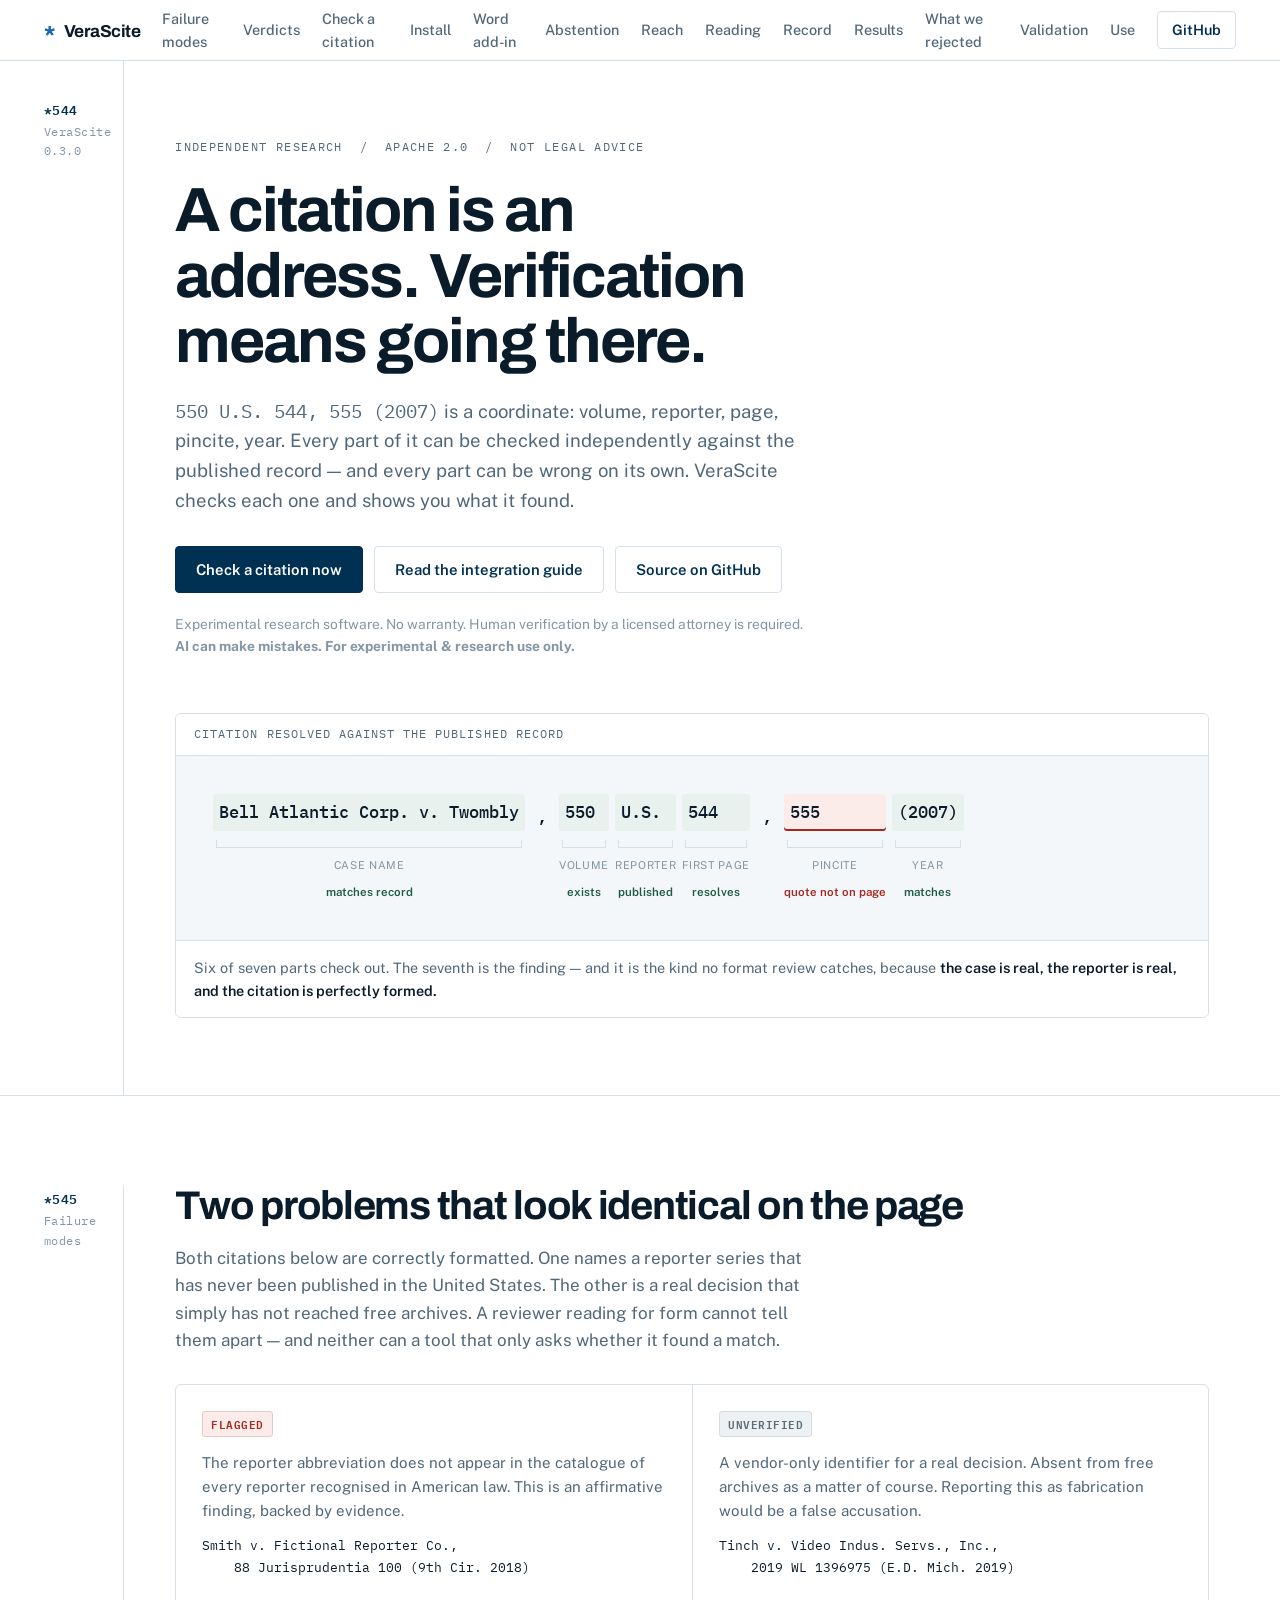
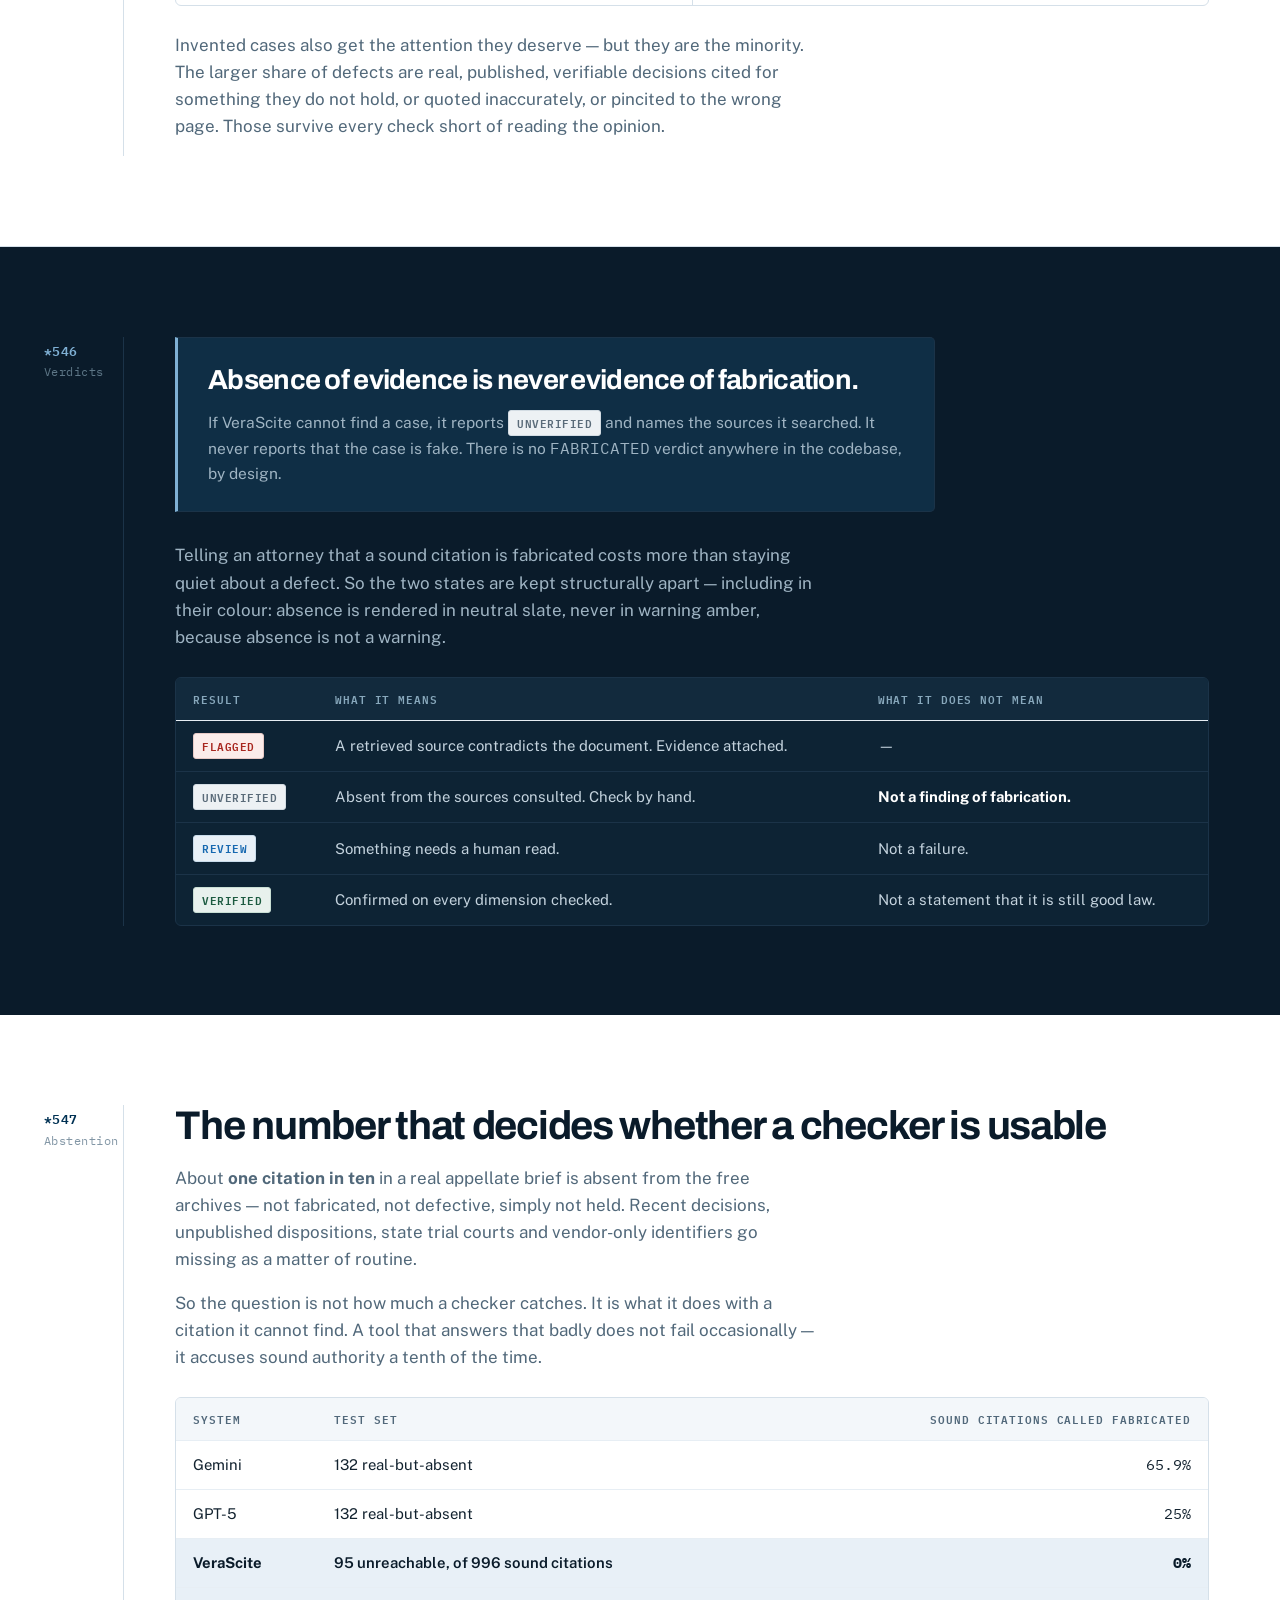
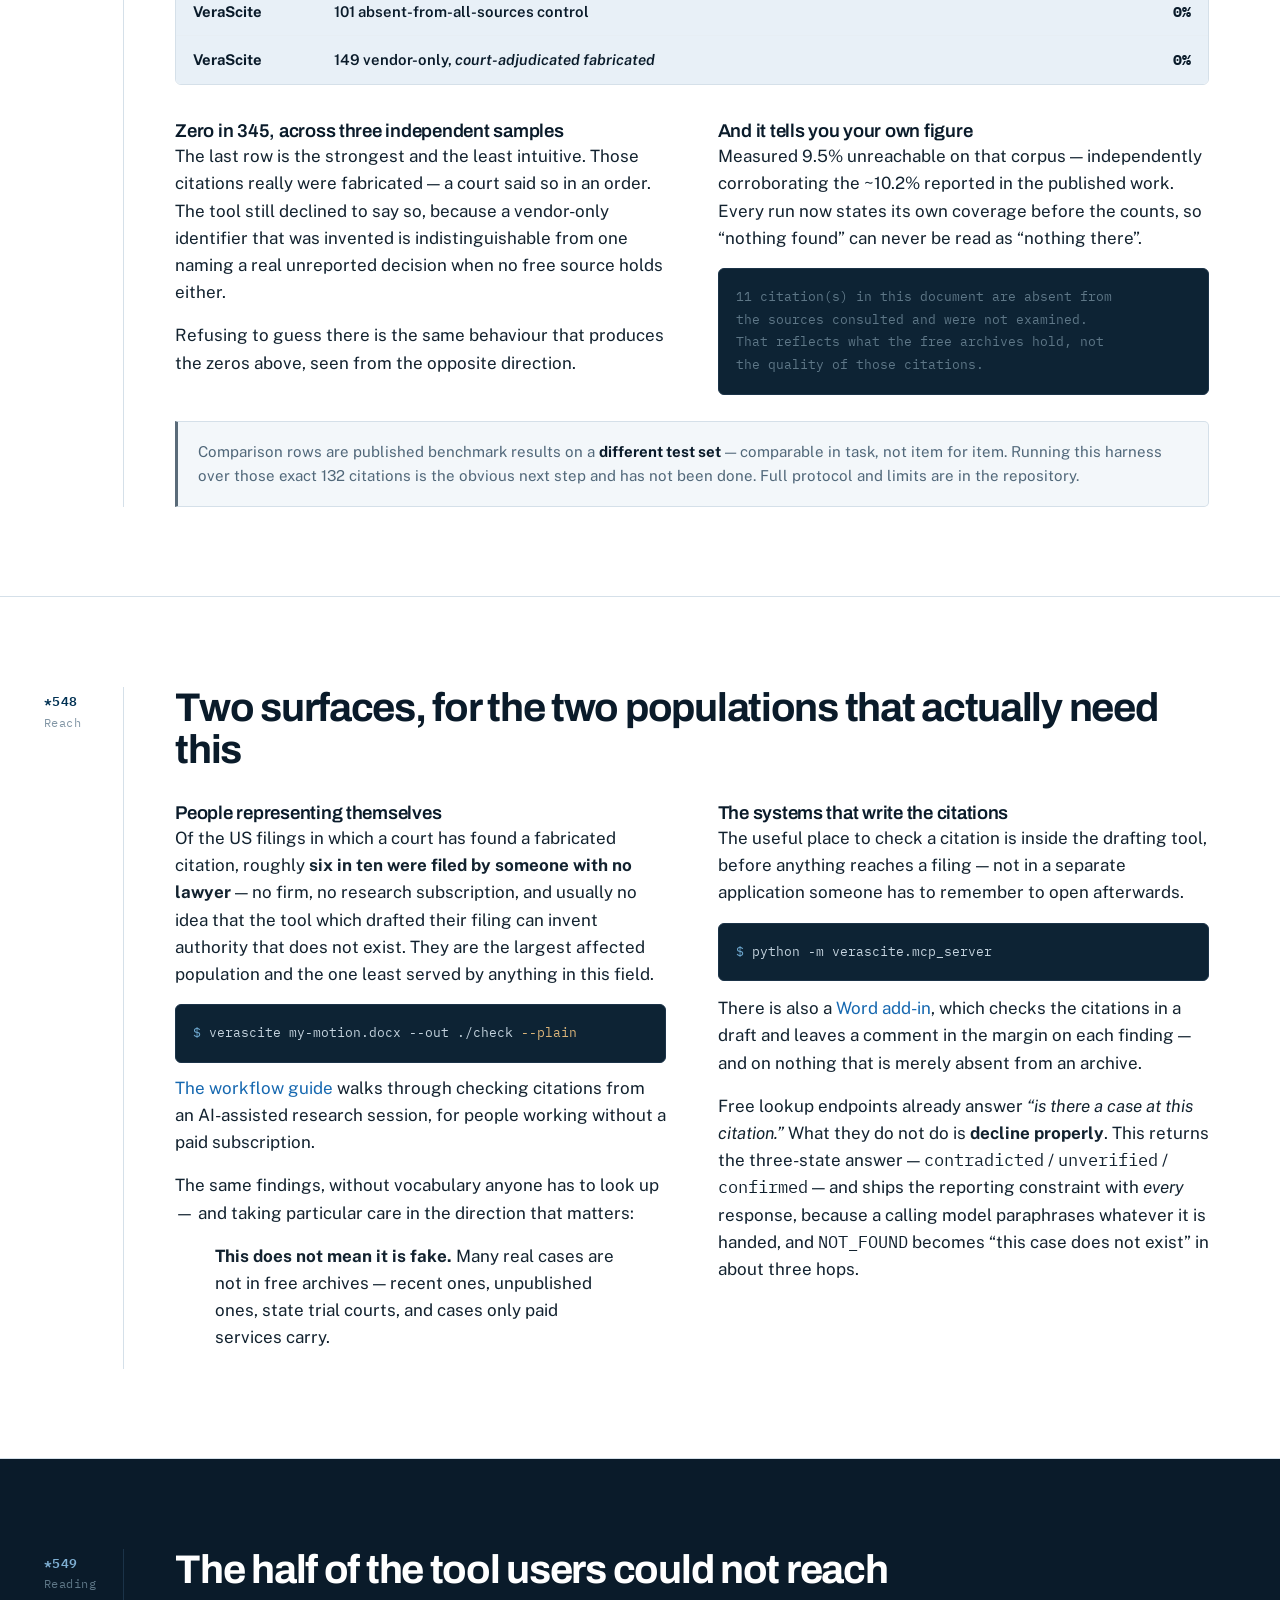
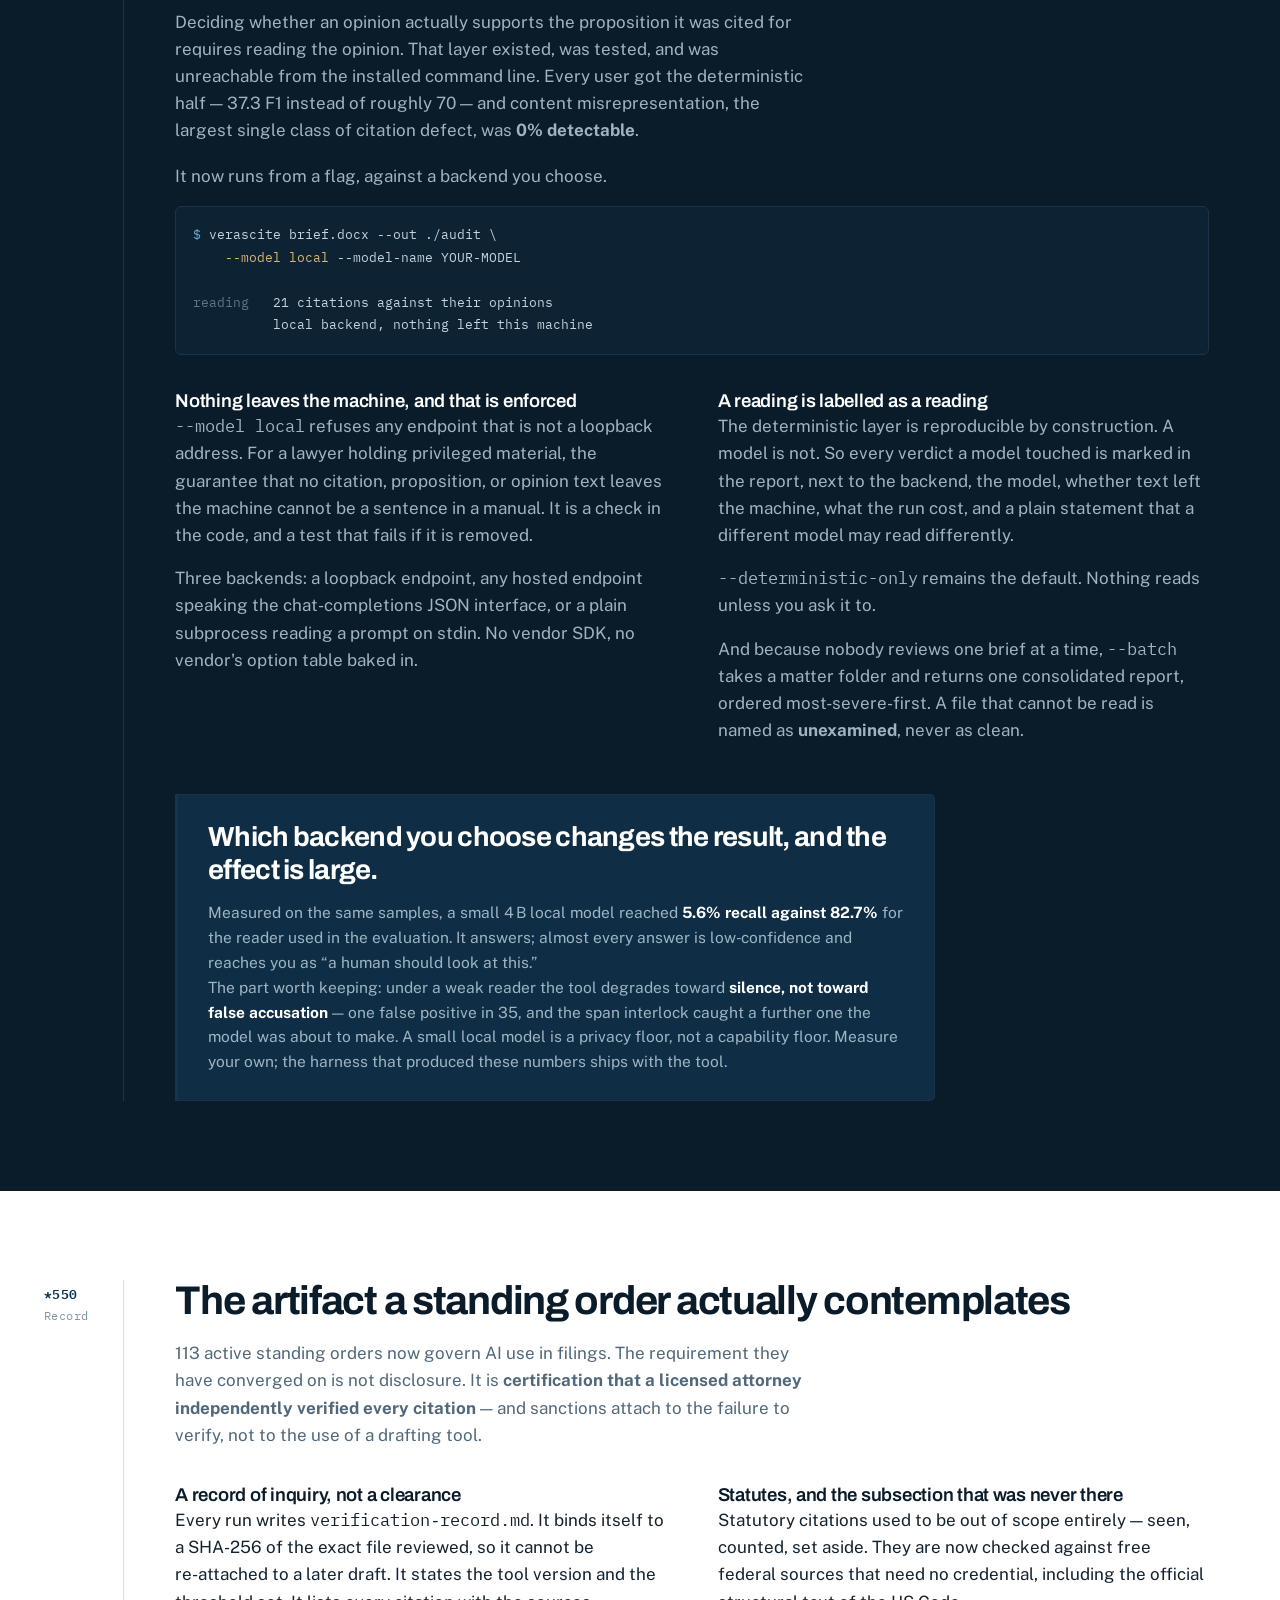
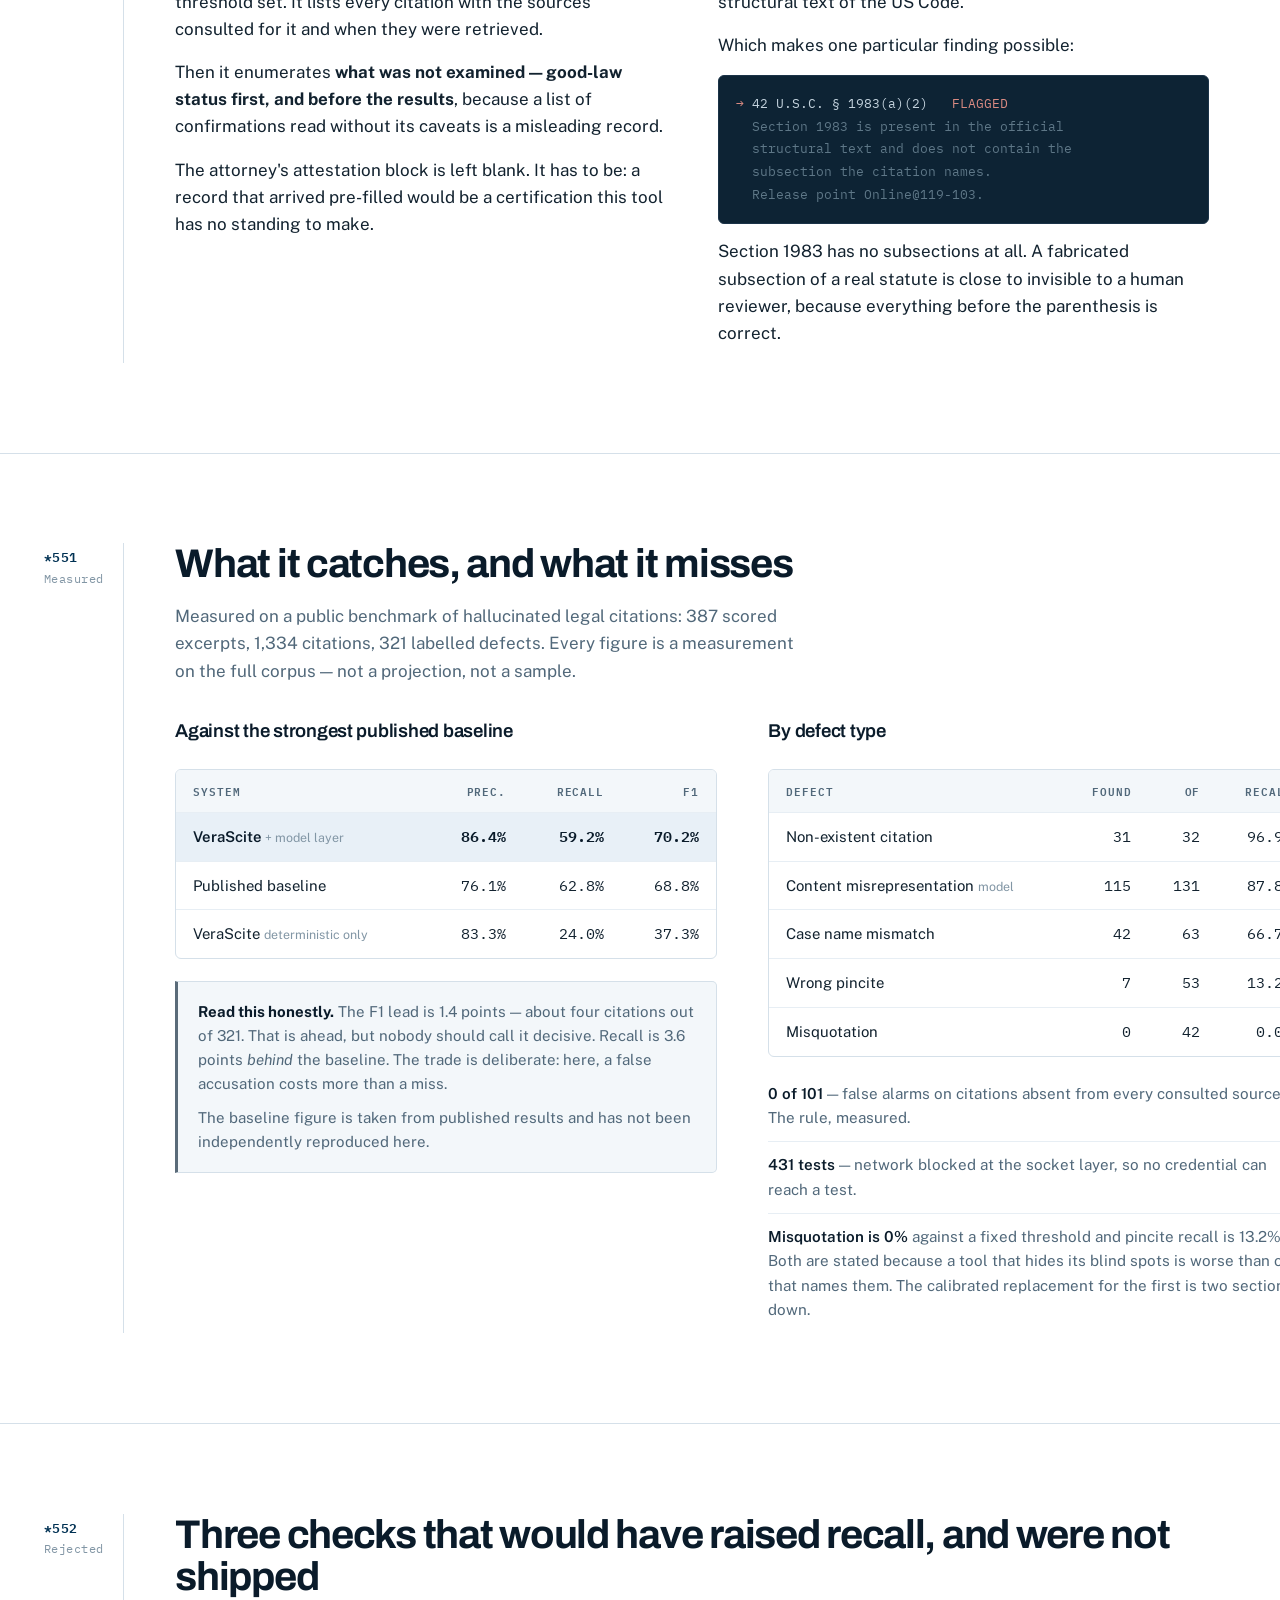
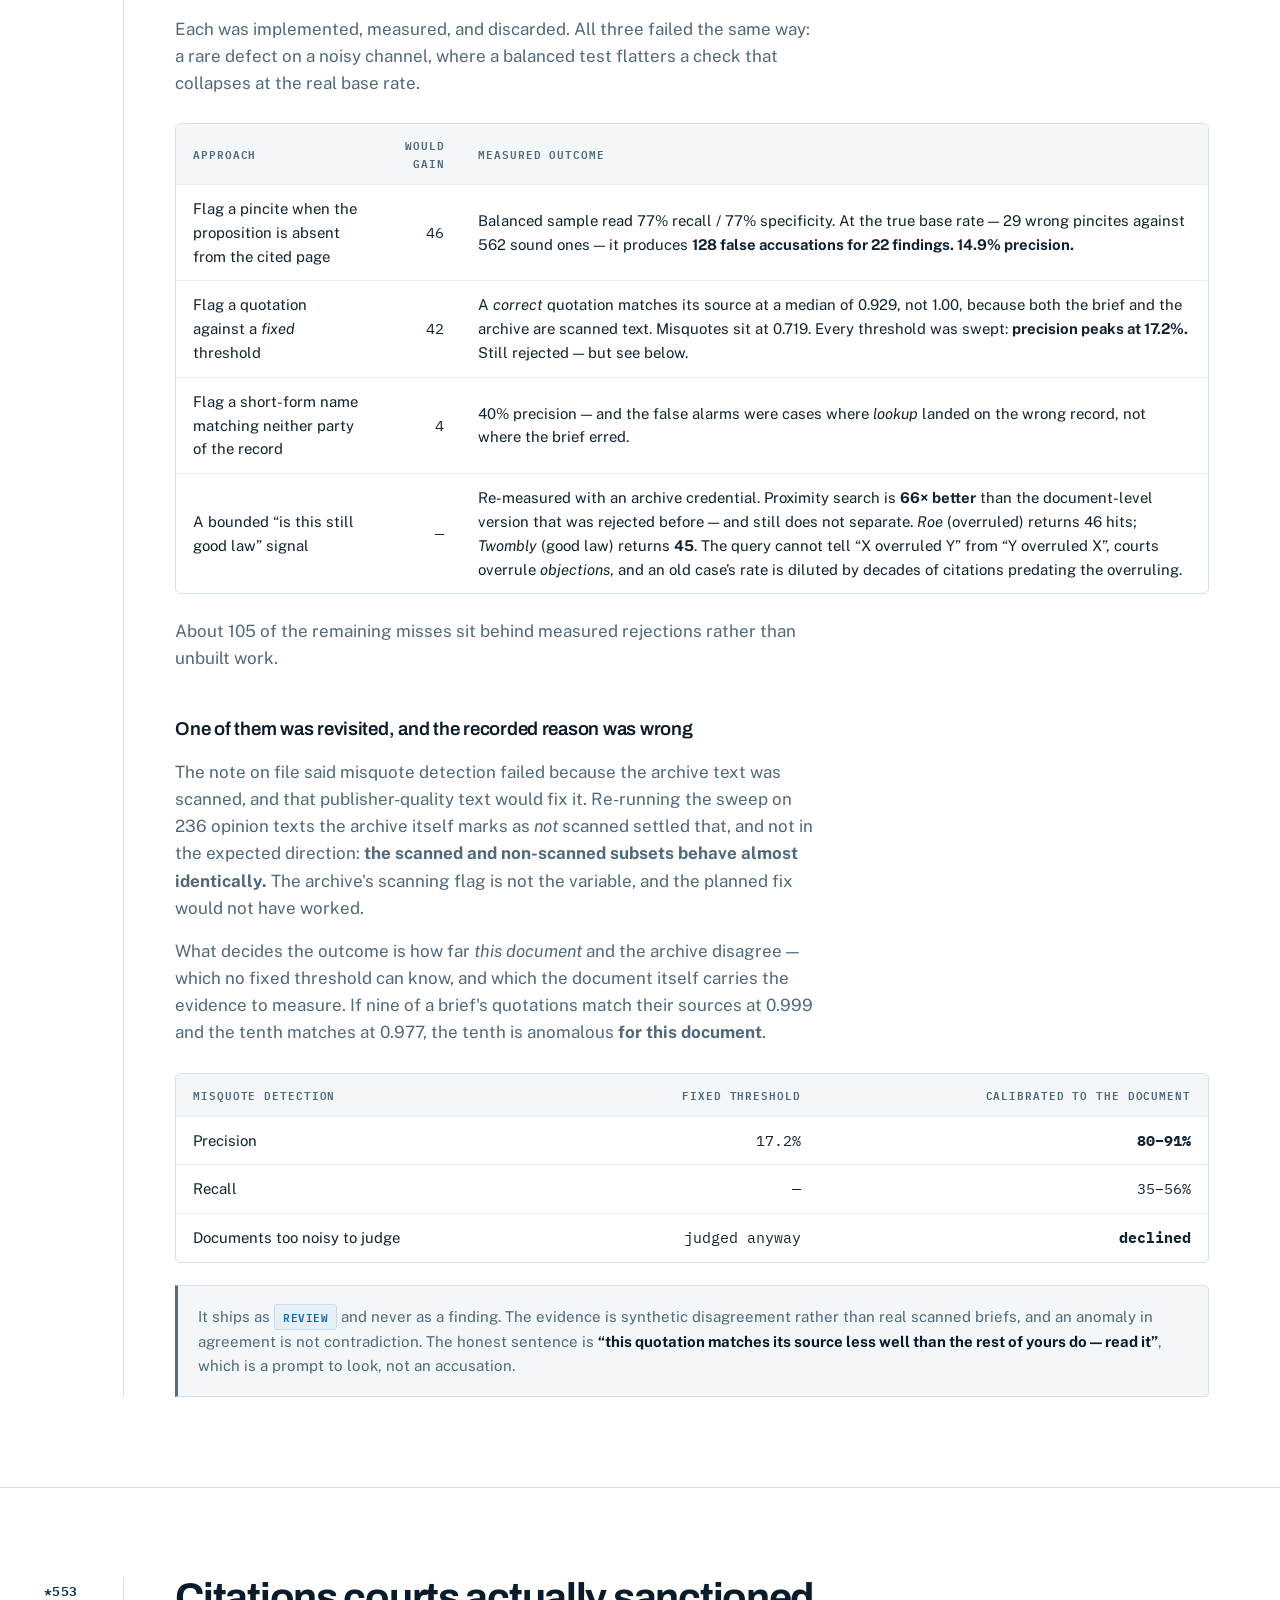
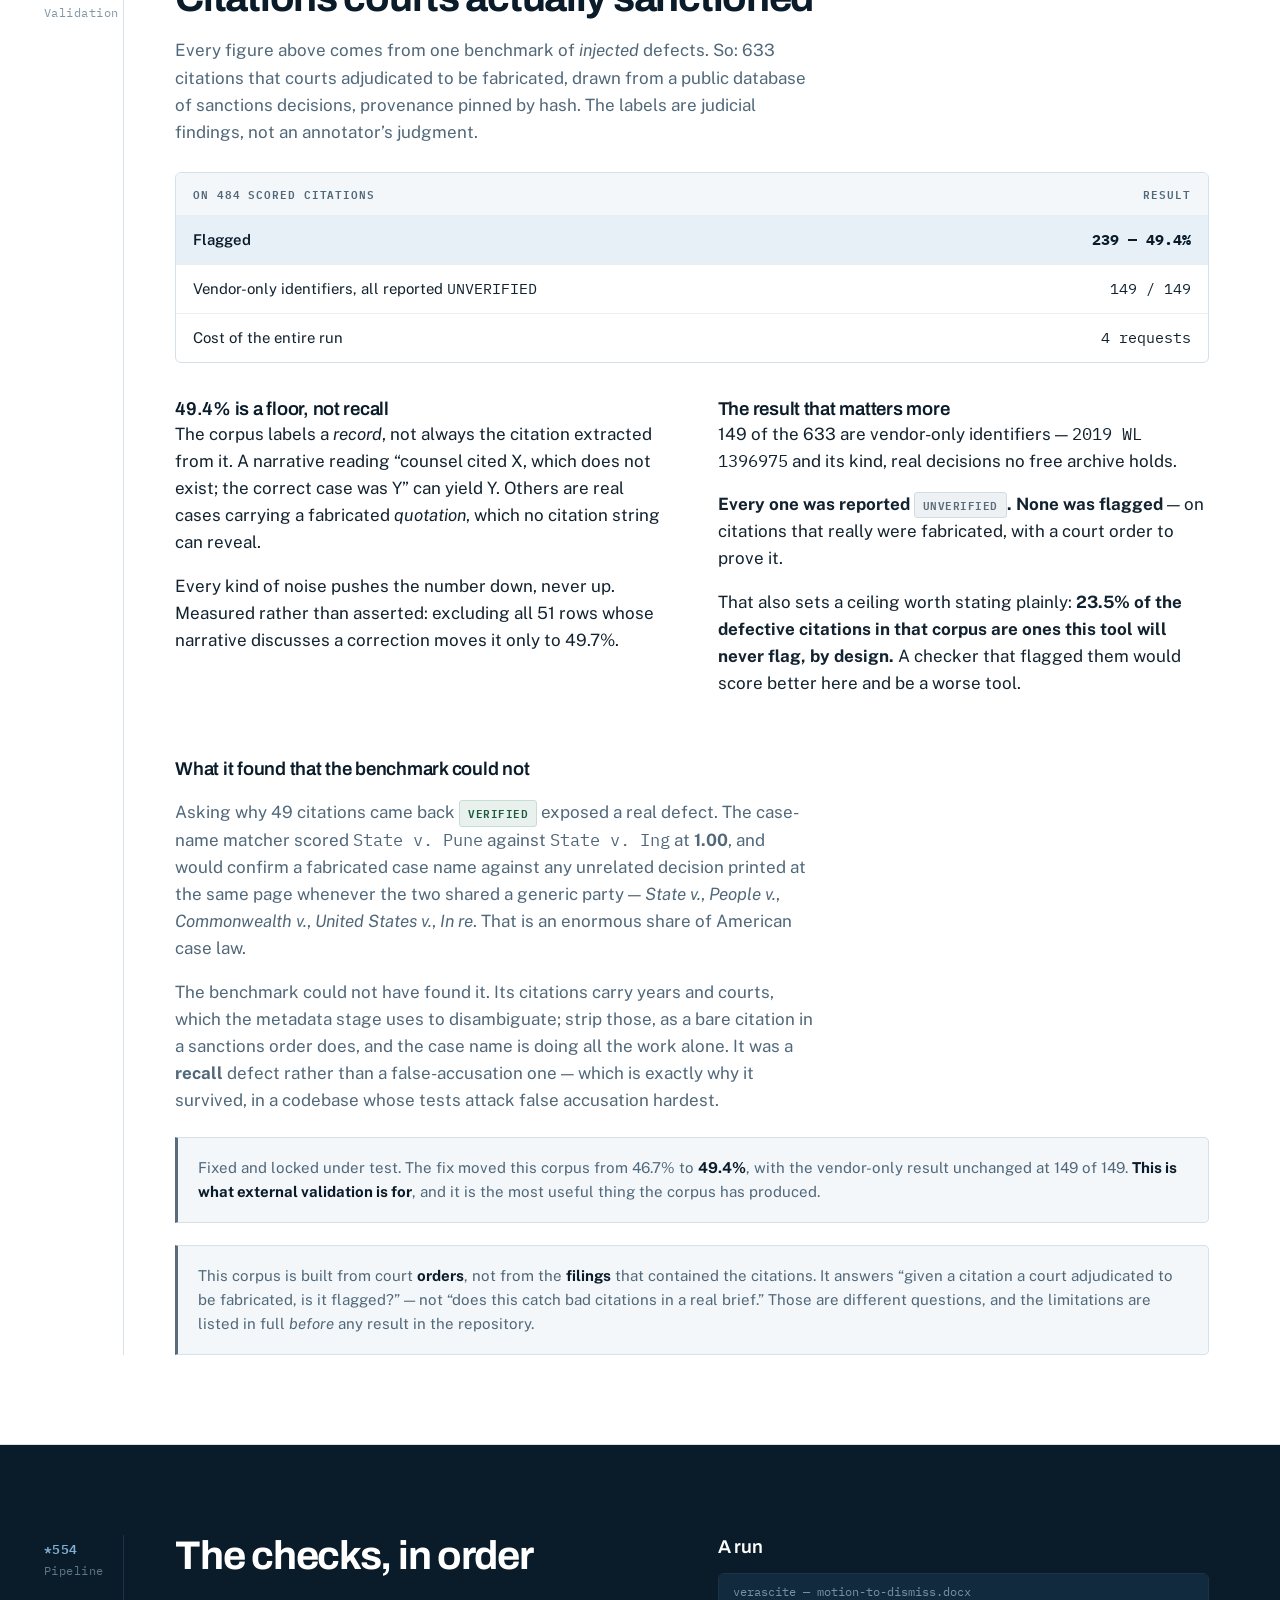
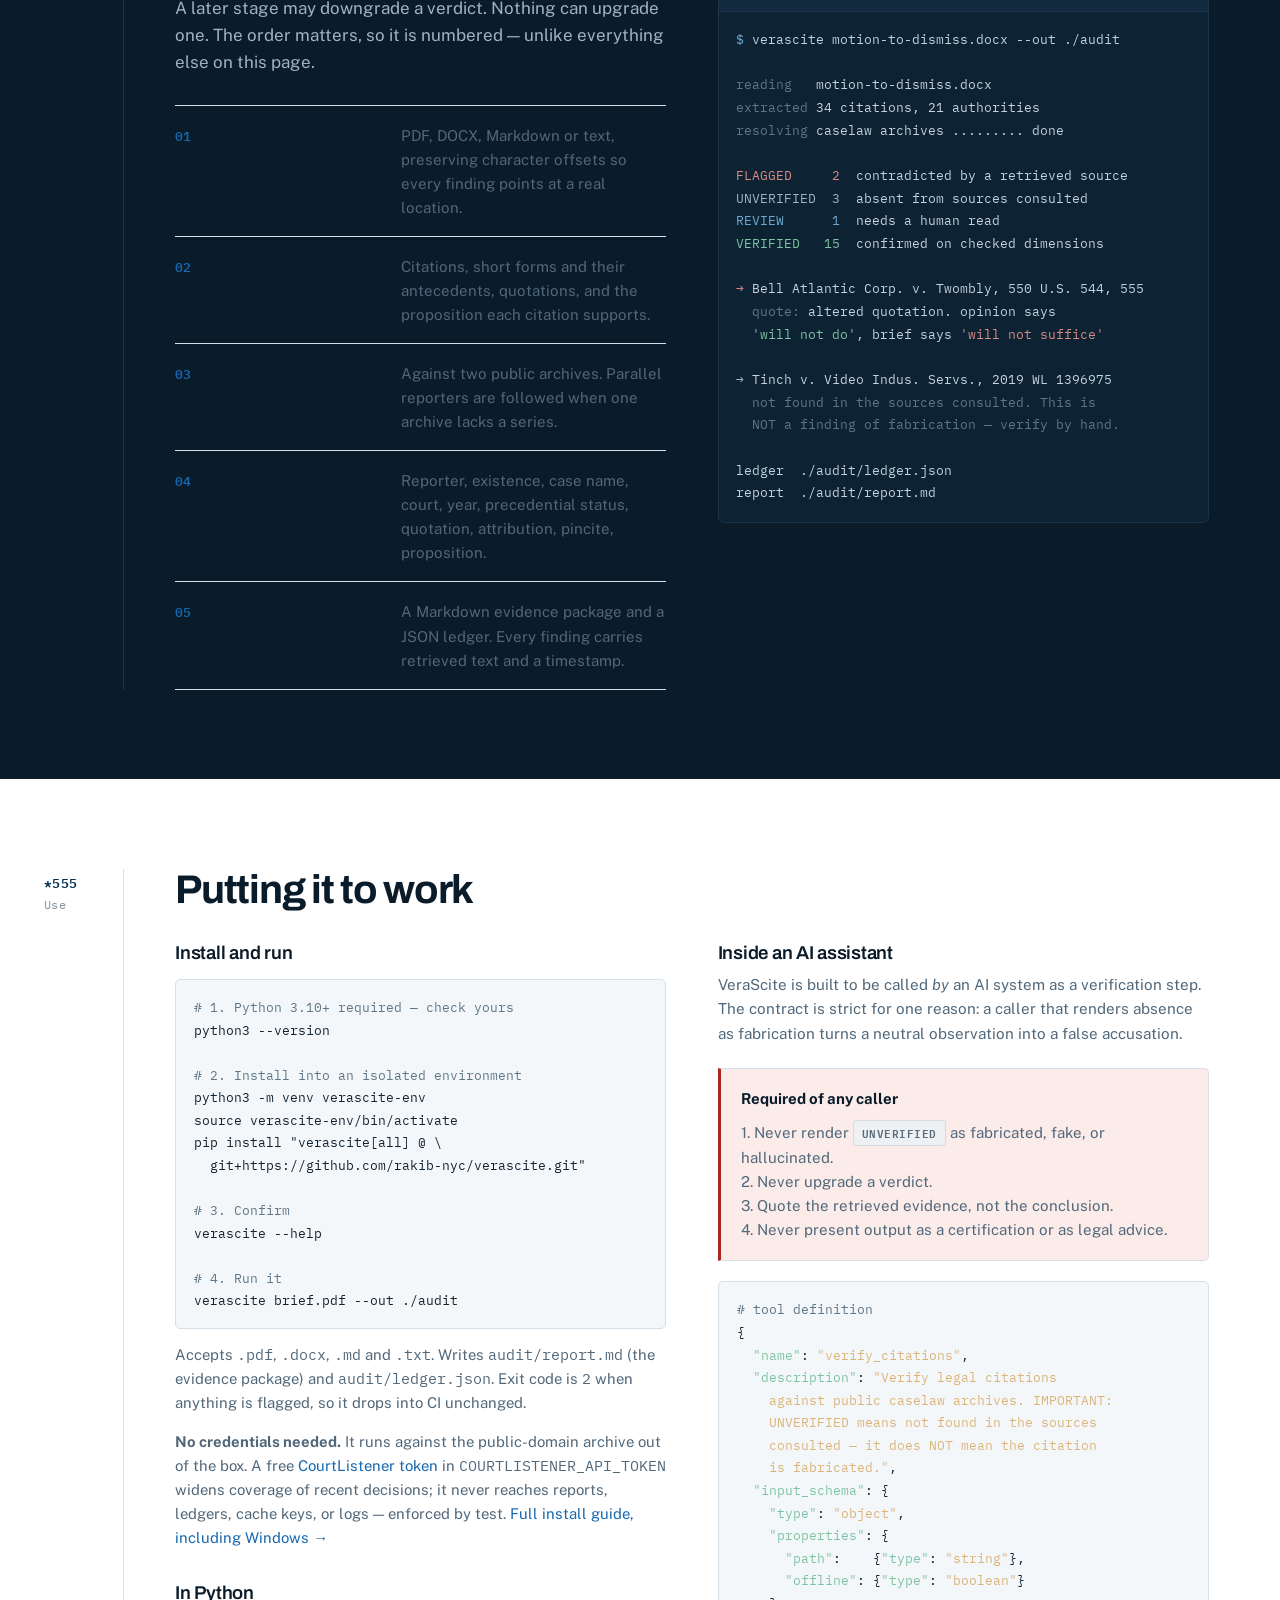
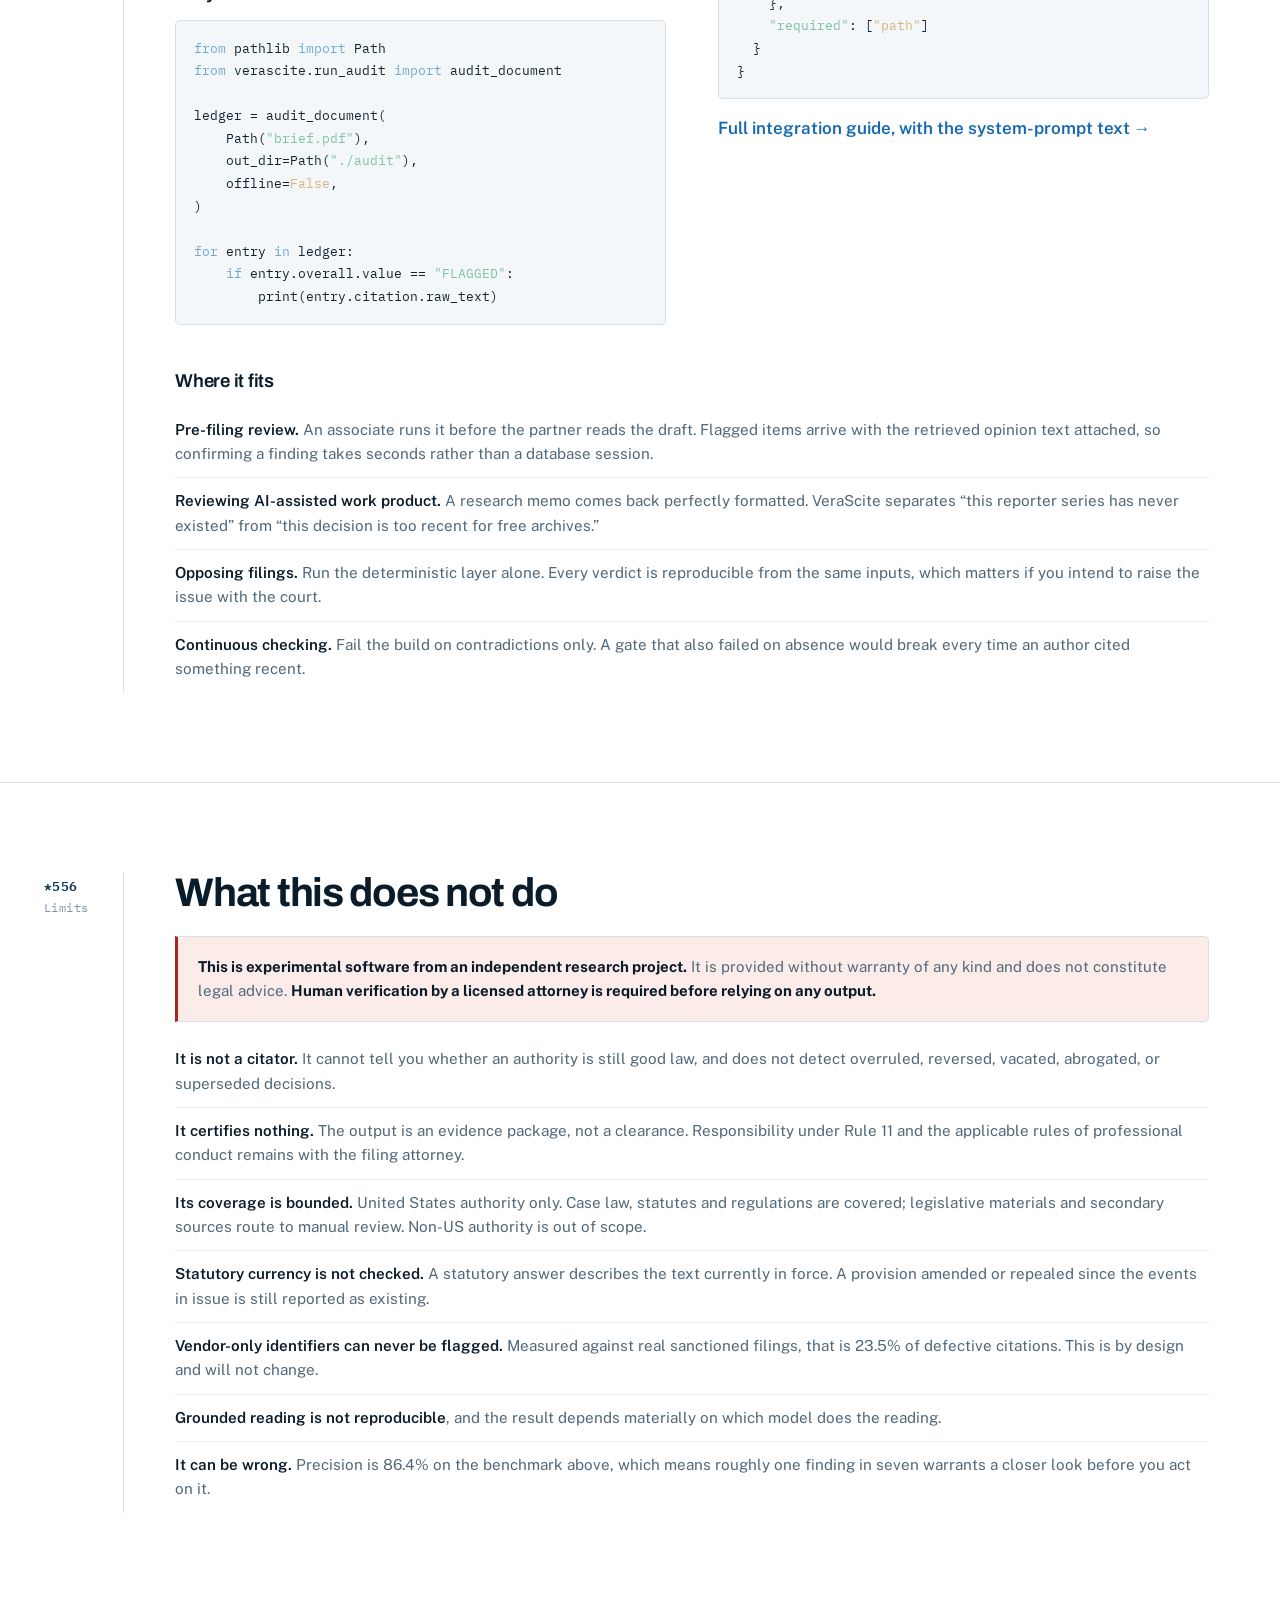
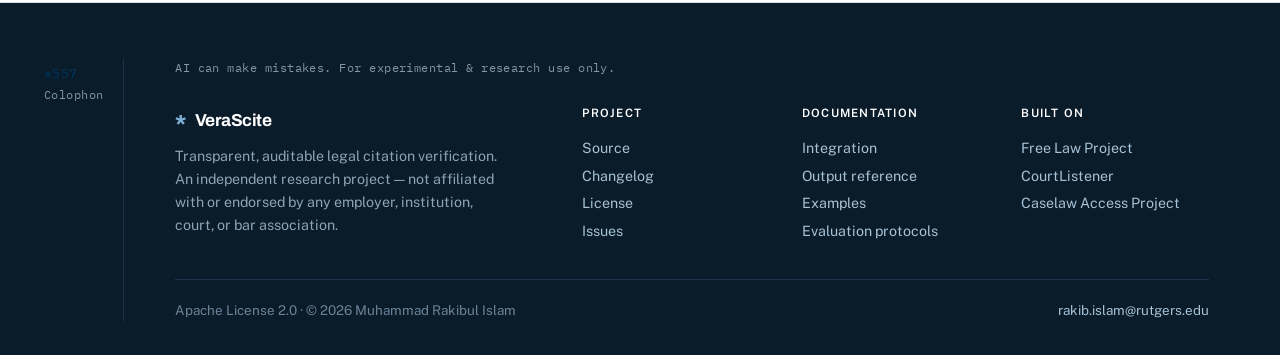
<file: docs/index.html>
<!DOCTYPE html>
<html lang="en">
<head>
<meta charset="utf-8">
<meta name="viewport" content="width=device-width, initial-scale=1">
<title>VeraScite — Legal Citation Verification That Never Guesses</title>
<meta name="description" content="Open-source legal citation verification for lawyers. Detect fabricated, misattributed, and misrepresented case citations, and fabricated statutory subsections, in briefs and AI-generated legal writing. Produces a dated verification record for Rule 11 and standing-order compliance. Runs entirely offline. Apache 2.0.">
<meta name="keywords" content="legal citation verification, AI hallucination detection, fabricated case citations, cite checking, legal brief validation, Rule 11, standing order AI certification, attorney verification record, caselaw verification, statutory citation checker, US Code subsection verification, CFR citation check, CourtListener, Caselaw Access Project, legal tech, litigation technology, citation checker, local LLM legal, offline citation verification, open source legaltech">
<meta name="author" content="Muhammad Rakibul Islam">
<link rel="canonical" href="https://rakib-nyc.github.io/verascite/">
<meta property="og:type" content="website">
<meta property="og:title" content="VeraScite — Legal Citation Verification That Never Guesses">
<meta property="og:description" content="Detect fabricated and misrepresented case citations in legal briefs. Absence of evidence is never reported as fabrication. Open source, Apache 2.0.">
<meta property="og:url" content="https://rakib-nyc.github.io/verascite/">
<meta name="twitter:card" content="summary_large_image">
<meta name="twitter:title" content="VeraScite — Legal Citation Verification That Never Guesses">
<meta name="twitter:description" content="Detect fabricated and misrepresented case citations in legal briefs. Open source, Apache 2.0.">
<link rel="preconnect" href="https://fonts.googleapis.com">
<link rel="preconnect" href="https://fonts.gstatic.com" crossorigin>
<link href="https://fonts.googleapis.com/css2?family=Archivo:wght@500;600;700&family=Public+Sans:wght@400;500;600;700&family=IBM+Plex+Mono:wght@400;500;600&display=swap" rel="stylesheet">
<link rel="icon" href="data:image/svg+xml,<svg xmlns='http://www.w3.org/2000/svg' viewBox='0 0 32 32'><rect width='32' height='32' fill='%23003153'/><text x='16' y='23' font-family='monospace' font-size='19' font-weight='700' fill='%23fff' text-anchor='middle'>*</text></svg>">
<script type="application/ld+json">
{"@context":"https://schema.org","@type":"SoftwareApplication","name":"VeraScite",
"applicationCategory":"DeveloperApplication","operatingSystem":"Cross-platform",
"description":"Open-source legal citation verification. Detects fabricated, misattributed, and misrepresented case citations in legal briefs and AI-generated legal writing.",
"softwareVersion":"0.3.0","license":"https://www.apache.org/licenses/LICENSE-2.0",
"author":{"@type":"Person","name":"Muhammad Rakibul Islam","email":"rakib.islam@rutgers.edu"},
"offers":{"@type":"Offer","price":"0","priceCurrency":"USD"},
"codeRepository":"https://github.com/rakib-nyc/verascite","programmingLanguage":"Python"}
</script>
<style>
:root{
  --ink:#0A1B2A; --prussian:#003153; --azure:#1668B0; --azure-lift:#E8F0F7;
  --page:#FFFFFF; --wash:#F3F7FA; --shelf:#DEE8F0;
  --rule:#D5E0E9; --rule-soft:#E7EEF4;
  --text:#12222F; --muted:#51687A; --faint:#8296A5;
  /* Absence is neutral. It is not a warning, and must not look like one. */
  --absent:#5A6B79; --absent-bg:#EDF1F4;
  --flag:#A8271F; --flag-bg:#FBECEA;
  --ok:#1D5B41; --ok-bg:#E8F1ED;
  --rail:104px; --w:1240px;
}
*{box-sizing:border-box}
html{-webkit-text-size-adjust:100%;scroll-behavior:smooth}
@media (prefers-reduced-motion:reduce){html{scroll-behavior:auto}*{animation:none!important;transition:none!important}}
body{margin:0;background:var(--page);color:var(--text);
  font-family:'Public Sans',-apple-system,BlinkMacSystemFont,'Segoe UI',sans-serif;
  font-size:17px;line-height:1.6;-webkit-font-smoothing:antialiased}
h1,h2,h3{font-family:'Archivo',sans-serif;font-weight:700;letter-spacing:-.032em;line-height:1.05;margin:0;color:var(--ink)}
h1{font-size:clamp(2.4rem,5.2vw,3.9rem)}
h2{font-size:clamp(1.75rem,3.2vw,2.5rem)}
h3{font-size:1.16rem;font-weight:600;letter-spacing:-.014em;line-height:1.3}
p{margin:0 0 1rem}
a{color:var(--azure);text-decoration:none}
a:hover{text-decoration:underline;text-underline-offset:3px}
a:focus-visible,button:focus-visible{outline:2px solid var(--azure);outline-offset:3px}
code,.mono{font-family:'IBM Plex Mono',ui-monospace,Menlo,monospace}

/* ---- the reporter page: a fixed left rail carrying page marks ---- */
.sheet{max-width:var(--w);margin:0 auto;display:grid;grid-template-columns:var(--rail) minmax(0,1fr);gap:0}
.rail{border-right:1px solid var(--rule);padding:0 18px 0 24px;position:relative}
.rail .mark{position:sticky;top:96px;font-family:'IBM Plex Mono',monospace;font-size:.72rem;
  color:var(--faint);letter-spacing:.04em;line-height:1.7;padding-top:4px}
.rail .mark b{display:block;color:var(--prussian);font-weight:600;font-size:.8rem}
.body{padding:0 clamp(20px,4vw,64px) 0 clamp(24px,4vw,56px);min-width:0}
@media(max-width:900px){
  .sheet{grid-template-columns:1fr}
  .rail{border-right:none;border-bottom:1px solid var(--rule);padding:14px 20px}
  .rail .mark{position:static;display:flex;gap:10px;align-items:baseline}
  .rail .mark b{display:inline}
  .body{padding:0 20px}
}
section{border-bottom:1px solid var(--rule)}
.pad{padding:clamp(56px,7vw,96px) 0}

/* ---- header ---- */
header{position:sticky;top:0;z-index:60;background:rgba(255,255,255,.94);
  backdrop-filter:saturate(180%) blur(8px);border-bottom:1px solid var(--rule)}
nav{max-width:var(--w);margin:0 auto;padding:0 clamp(20px,3vw,24px);height:60px;display:flex;align-items:center;gap:22px}
.brand{display:flex;align-items:baseline;gap:9px;font-family:'Archivo',sans-serif;font-weight:700;
  font-size:1.08rem;color:var(--ink);letter-spacing:-.028em}
.brand:hover{text-decoration:none}
.brand i{font-family:'IBM Plex Mono',monospace;font-style:normal;color:var(--azure);font-size:1.2rem}
.nl{margin-left:auto;display:flex;gap:22px;align-items:center}
.nl a{color:var(--muted);font-size:.9rem;font-weight:500}
.nl a:hover{color:var(--prussian);text-decoration:none}
.nl .gh{border:1px solid var(--rule);padding:6px 14px;border-radius:4px;color:var(--prussian)!important;font-weight:600}
.nl .gh:hover{background:var(--wash)}
@media(max-width:880px){.nl a:not(.gh){display:none}}

/* ---- hero ---- */
.hero .body{padding-top:clamp(48px,6vw,84px);padding-bottom:clamp(48px,6vw,80px)}
.kicker{font-family:'IBM Plex Mono',monospace;font-size:.72rem;letter-spacing:.12em;
  text-transform:uppercase;color:var(--muted);margin-bottom:22px}
h1{max-width:17ch}
.thesis{font-size:1.16rem;color:var(--muted);max-width:58ch;margin-top:22px}
.acts{display:flex;flex-wrap:wrap;gap:11px;margin-top:30px}
.btn{display:inline-flex;align-items:center;padding:11px 20px;border-radius:4px;font-weight:600;
  font-size:.93rem;transition:background .16s,border-color .16s;cursor:pointer}
.b1{background:var(--prussian);color:#fff;border:1px solid var(--prussian)}
.b1:hover{background:#00243E;text-decoration:none}
.b2{color:var(--prussian);border:1px solid var(--rule);background:#fff}
.b2:hover{background:var(--wash);text-decoration:none}
.smallnote{margin-top:20px;font-size:.86rem;color:var(--faint)}

/* ---- SIGNATURE: the dissected citation ---- */
.spec{margin-top:clamp(38px,5vw,56px);border:1px solid var(--rule);background:var(--wash);border-radius:6px;overflow:hidden}
.spec-h{padding:11px 18px;border-bottom:1px solid var(--rule);background:#fff;
  font-family:'IBM Plex Mono',monospace;font-size:.72rem;letter-spacing:.09em;
  text-transform:uppercase;color:var(--muted)}
.spec-b{padding:clamp(24px,4vw,38px) clamp(18px,3vw,34px);overflow-x:auto}
.cite{display:flex;flex-wrap:nowrap;align-items:flex-start;gap:0;
  font-family:'IBM Plex Mono',monospace;font-size:clamp(.86rem,1.5vw,1.06rem);min-width:660px}
.part{display:flex;flex-direction:column;gap:9px;padding:0 3px}
.part .tok{color:var(--ink);font-weight:500;white-space:nowrap;padding:5px 6px;border-radius:3px}
.part .brk{height:8px;border-left:1px solid var(--rule);border-right:1px solid var(--rule);
  border-bottom:1px solid var(--rule);margin:0 3px}
.part .lab{font-family:'Public Sans',sans-serif;font-size:.68rem;letter-spacing:.06em;
  text-transform:uppercase;color:var(--faint);text-align:center;white-space:nowrap}
.part .vd{font-family:'Public Sans',sans-serif;font-size:.72rem;font-weight:600;text-align:center;white-space:nowrap}
.part.punc{padding-top:5px;color:var(--faint)}
.pass .tok{background:var(--ok-bg)} .pass .vd{color:var(--ok)}
.fail .tok{background:var(--flag-bg);box-shadow:inset 0 -2px 0 var(--flag)} .fail .vd{color:var(--flag)}
.spec-f{border-top:1px solid var(--rule);background:#fff;padding:15px 18px;font-size:.9rem;color:var(--muted)}
.spec-f b{color:var(--ink);font-weight:600}

/* ---- the axiom ---- */
.axiom{border:1px solid var(--rule);border-left:3px solid var(--prussian);
  background:var(--azure-lift);padding:26px 30px;border-radius:0 5px 5px 0;max-width:76ch}
.axiom .big{font-family:'Archivo',sans-serif;font-weight:700;font-size:clamp(1.3rem,2.4vw,1.72rem);
  letter-spacing:-.026em;line-height:1.2;color:var(--ink);margin:0 0 13px}
.axiom .sm{margin:0;font-size:.97rem;color:#3D556A}

/* ---- chips ---- */
.chip{display:inline-block;font-family:'IBM Plex Mono',monospace;font-size:.71rem;font-weight:600;
  letter-spacing:.045em;padding:3px 8px;border-radius:3px;white-space:nowrap}
.k-flag{background:var(--flag-bg);color:var(--flag);border:1px solid #E7C9C5}
.k-abs{background:var(--absent-bg);color:var(--absent);border:1px solid #D3DCE3}
.k-ok{background:var(--ok-bg);color:var(--ok);border:1px solid #C8DED4}
.k-rev{background:var(--azure-lift);color:var(--azure);border:1px solid #C9DCEB}

/* ---- split compare ---- */
.split{display:grid;grid-template-columns:1fr 1fr;gap:0;border:1px solid var(--rule);
  border-radius:6px;overflow:hidden;margin-top:30px}
.split>div{padding:26px}
.split>div+div{border-left:1px solid var(--rule)}
@media(max-width:820px){.split{grid-template-columns:1fr}.split>div+div{border-left:none;border-top:1px solid var(--rule)}}
.split .hd{display:flex;align-items:center;gap:10px;margin-bottom:14px}
.split pre{margin:12px 0 0;font-family:'IBM Plex Mono',monospace;font-size:.82rem;
  line-height:1.65;color:var(--ink);overflow-x:auto}
.split p{font-size:.94rem;color:var(--muted);margin:0}

/* ---- tables ---- */
.tw{overflow-x:auto;border:1px solid var(--rule);border-radius:6px;margin-top:26px;background:#fff}
table{width:100%;border-collapse:collapse;font-size:.93rem;min-width:540px}
th,td{padding:12px 17px;text-align:left;border-bottom:1px solid var(--rule-soft)}
th{font-family:'IBM Plex Mono',monospace;font-size:.7rem;letter-spacing:.08em;text-transform:uppercase;
  color:var(--muted);font-weight:600;background:var(--wash)}
tr:last-child td{border-bottom:none}
.num{text-align:right;font-family:'IBM Plex Mono',monospace;font-variant-numeric:tabular-nums}
tr.mine td{background:var(--azure-lift);font-weight:600;color:var(--ink)}
td small{color:var(--faint);font-weight:400}

/* ---- dark punctuation ---- */
.dark{background:var(--ink);border-bottom:none}
.dark h2,.dark h3{color:#fff}
.dark .rail{border-right-color:#1B3348}
.dark .rail .mark{color:#5E7787} .dark .rail .mark b{color:#7FB0D4}
.dark p{color:#9FB4C3}
.dark .tw{border-color:#1B3348;background:#0D2334}
.dark th{background:#122A3D;color:#88A8BC}
.dark td{border-color:#1B3348;color:#C4D3DE}
.dark tr.mine td{background:#0F2E45;color:#fff}
@media(max-width:900px){.dark .rail{border-bottom-color:#1B3348}}

/* ---- pipeline: genuinely a sequence, so it is numbered ---- */
.seq{margin-top:28px;border-top:1px solid var(--rule)}
.seq .row{display:grid;grid-template-columns:38px 148px 1fr;gap:20px;padding:16px 0;
  border-bottom:1px solid var(--rule);align-items:baseline}
.seq .n{font-family:'IBM Plex Mono',monospace;font-size:.8rem;color:var(--azure);font-weight:600}
.seq .t{font-weight:600;color:var(--ink)}
.seq .d{color:var(--muted);font-size:.94rem}
@media(max-width:760px){.seq .row{grid-template-columns:32px 1fr;}.seq .d{grid-column:2}}

/* ---- code ---- */
pre.code{background:var(--wash);border:1px solid var(--rule);border-radius:5px;padding:16px 18px;
  overflow-x:auto;font-family:'IBM Plex Mono',monospace;font-size:.83rem;line-height:1.7;margin:14px 0 0}
.dark pre.code{background:#0D2334;border-color:#1B3348;color:#C4D3DE}
.tk{color:#6FA9D0} .ts{color:#7FC3A2} .tc{color:#5E7787} .ty{color:#DBB479}

.term{border:1px solid #1B3348;border-radius:6px;overflow:hidden;background:#0D2334;margin-top:14px}
.term .bar{padding:9px 14px;border-bottom:1px solid #1B3348;background:#122A3D;
  font-family:'IBM Plex Mono',monospace;font-size:.74rem;color:#7492A6}
.term pre{margin:0;padding:17px;overflow-x:auto;font-family:'IBM Plex Mono',monospace;
  font-size:.81rem;line-height:1.75;color:#C4D3DE}

.note{border:1px solid var(--rule);border-left:3px solid var(--absent);background:var(--wash);
  padding:18px 20px;border-radius:0 5px 5px 0;margin-top:22px}
.note.stop{border-left-color:var(--flag);background:var(--flag-bg)}
.note p{margin:0;font-size:.94rem;color:var(--muted)}
.note p+p{margin-top:9px}
.note b{color:var(--ink)}
.lede{color:var(--muted);max-width:64ch;margin-top:18px}

.two{display:grid;grid-template-columns:1fr 1fr;gap:clamp(28px,4vw,52px)}
@media(max-width:900px){.two{grid-template-columns:1fr;gap:34px}}

ul.plain{list-style:none;padding:0;margin:14px 0 0}
ul.plain li{padding:11px 0;border-bottom:1px solid var(--rule-soft);font-size:.95rem;color:var(--muted)}
ul.plain li b{color:var(--ink);font-weight:600}
ul.plain li:last-child{border-bottom:none}

footer{background:var(--ink);color:#8CA4B5;padding:56px 0 34px}
footer .sheet{grid-template-columns:var(--rail) minmax(0,1fr)}
@media(max-width:900px){footer .sheet{grid-template-columns:1fr}}
footer .rail{border-right-color:#1B3348}
@media(max-width:900px){footer .rail{border-bottom-color:#1B3348}}
footer h4{color:#fff;font-size:.72rem;font-weight:600;letter-spacing:.11em;text-transform:uppercase;margin:0 0 12px}
footer a{color:#A7C2D5} footer a:hover{color:#fff}
.fg{display:grid;grid-template-columns:2fr 1fr 1fr 1fr;gap:32px}
@media(max-width:860px){.fg{grid-template-columns:1fr 1fr}}
footer ul{list-style:none;padding:0;margin:0;font-size:.89rem;line-height:1.95}
.fb{margin-top:34px;padding-top:20px;border-top:1px solid #1B3348;display:flex;flex-wrap:wrap;
  gap:14px;justify-content:space-between;font-size:.84rem;color:#6B8497}
.skip{position:absolute;left:-9999px}
.skip:focus{left:8px;top:8px;z-index:100;background:#fff;padding:9px 15px;border:2px solid var(--prussian);border-radius:4px}

/* one orchestrated moment: the checks resolve in order, as the tool does */
@media (prefers-reduced-motion:no-preference){
  .part .vd{opacity:0;animation:res .34s ease forwards}
  .part:nth-child(1) .vd{animation-delay:.35s} .part:nth-child(3) .vd{animation-delay:.5s}
  .part:nth-child(5) .vd{animation-delay:.65s} .part:nth-child(7) .vd{animation-delay:.8s}
  .part:nth-child(9) .vd{animation-delay:.95s} .part:nth-child(11) .vd{animation-delay:1.1s}
  @keyframes res{from{opacity:0;transform:translateY(-3px)}to{opacity:1;transform:none}}
}
</style>
</head>
<body>
<a href="#main" class="skip">Skip to content</a>

<header>
<nav>
  <a href="#" class="brand"><i>*</i>VeraScite</a>
  <div class="nl">
    <a href="#failure">Failure modes</a>
    <a href="#verdicts">Verdicts</a>
    <a href="./check.html">Check a citation</a>
    <a href="https://github.com/rakib-nyc/verascite/blob/main/docs/INSTALL-ALL.md">Install</a>
    <a href="https://github.com/rakib-nyc/verascite/blob/main/word-addin/README.md">Word add-in</a>
    <a href="#abstain">Abstention</a>
    <a href="#reach">Reach</a>
    <a href="#reading">Reading</a>
    <a href="#record">Record</a>
    <a href="#results">Results</a>
    <a href="#rejected">What we rejected</a>
    <a href="#external">Validation</a>
    <a href="#use">Use</a>
    <a class="gh" href="https://github.com/rakib-nyc/verascite">GitHub</a>
  </div>
</nav>
</header>

<main id="main">

<!-- ===== HERO ===== -->
<section class="hero">
  <div class="sheet">
    <div class="rail"><div class="mark"><b>*544</b>VeraScite 0.3.0</div></div>
    <div class="body">
      <div class="kicker">Independent research &nbsp;/&nbsp; Apache 2.0 &nbsp;/&nbsp; not legal advice</div>
      <h1>A citation is an address. Verification means going there.</h1>
      <p class="thesis">
        <code class="mono">550 U.S. 544, 555 (2007)</code> is a coordinate: volume, reporter,
        page, pincite, year. Every part of it can be checked independently against the
        published record — and every part can be wrong on its own. VeraScite checks each
        one and shows you what it found.
      </p>
      <div class="acts">
        <a class="btn b1" href="./check.html">Check a citation now</a>
        <a class="btn b2" href="#use">Read the integration guide</a>
        <a class="btn b2" href="https://github.com/rakib-nyc/verascite">Source on GitHub</a>
      </div>
      <p class="smallnote">Experimental research software. No warranty. Human verification by a licensed attorney is required.<br>
        <b>AI can make mistakes. For experimental &amp; research use only.</b></p>

      <!-- SIGNATURE -->
      <div class="spec">
        <div class="spec-h">Citation resolved against the published record</div>
        <div class="spec-b">
          <div class="cite">
            <div class="part pass"><span class="tok">Bell Atlantic Corp. v. Twombly</span><span class="brk"></span><span class="lab">case name</span><span class="vd">matches record</span></div>
            <div class="part punc"><span class="tok">,</span></div>
            <div class="part pass"><span class="tok">550</span><span class="brk"></span><span class="lab">volume</span><span class="vd">exists</span></div>
            <div class="part pass"><span class="tok">U.S.</span><span class="brk"></span><span class="lab">reporter</span><span class="vd">published</span></div>
            <div class="part pass"><span class="tok">544</span><span class="brk"></span><span class="lab">first page</span><span class="vd">resolves</span></div>
            <div class="part punc"><span class="tok">,</span></div>
            <div class="part fail"><span class="tok">555</span><span class="brk"></span><span class="lab">pincite</span><span class="vd">quote not on page</span></div>
            <div class="part pass"><span class="tok">(2007)</span><span class="brk"></span><span class="lab">year</span><span class="vd">matches</span></div>
          </div>
        </div>
        <div class="spec-f">
          Six of seven parts check out. The seventh is the finding — and it is the kind no
          format review catches, because <b>the case is real, the reporter is real, and the
          citation is perfectly formed.</b>
        </div>
      </div>
    </div>
  </div>
</section>

<!-- ===== FAILURE MODES ===== -->
<section id="failure" class="pad">
  <div class="sheet">
    <div class="rail"><div class="mark"><b>*545</b>Failure modes</div></div>
    <div class="body">
      <h2>Two problems that look identical on the page</h2>
      <p class="lede">
        Both citations below are correctly formatted. One names a reporter series that has
        never been published in the United States. The other is a real decision that simply
        has not reached free archives. A reviewer reading for form cannot tell them apart —
        and neither can a tool that only asks whether it found a match.
      </p>
      <div class="split">
        <div>
          <div class="hd"><span class="chip k-flag">FLAGGED</span></div>
          <p>The reporter abbreviation does not appear in the catalogue of every reporter
            recognised in American law. This is an affirmative finding, backed by evidence.</p>
          <pre>Smith v. Fictional Reporter Co.,
    88 Jurisprudentia 100 (9th Cir. 2018)</pre>
        </div>
        <div>
          <div class="hd"><span class="chip k-abs">UNVERIFIED</span></div>
          <p>A vendor-only identifier for a real decision. Absent from free archives as a
            matter of course. Reporting this as fabrication would be a false accusation.</p>
          <pre>Tinch v. Video Indus. Servs., Inc.,
    2019 WL 1396975 (E.D. Mich. 2019)</pre>
        </div>
      </div>
      <p class="lede" style="margin-top:26px">
        Invented cases also get the attention they deserve — but they are the minority. The
        larger share of defects are real, published, verifiable decisions cited for something
        they do not hold, or quoted inaccurately, or pincited to the wrong page. Those survive
        every check short of reading the opinion.
      </p>
    </div>
  </div>
</section>

<!-- ===== VERDICTS ===== -->
<section id="verdicts" class="dark pad">
  <div class="sheet">
    <div class="rail"><div class="mark"><b>*546</b>Verdicts</div></div>
    <div class="body">
      <div class="axiom" style="background:#0F2E45;border-color:#1B3348;border-left-color:#7FB0D4">
        <p class="big" style="color:#fff">Absence of evidence is never evidence of fabrication.</p>
        <p class="sm" style="color:#9FB4C3">
          If VeraScite cannot find a case, it reports <span class="chip k-abs">UNVERIFIED</span>
          and names the sources it searched. It never reports that the case is fake. There is
          no <code>FABRICATED</code> verdict anywhere in the codebase, by design.
        </p>
      </div>
      <p style="margin-top:30px;max-width:64ch">
        Telling an attorney that a sound citation is fabricated costs more than staying quiet
        about a defect. So the two states are kept structurally apart — including in their
        colour: absence is rendered in neutral slate, never in warning amber, because
        absence is not a warning.
      </p>
      <div class="tw">
        <table>
          <thead><tr><th>Result</th><th>What it means</th><th>What it does not mean</th></tr></thead>
          <tbody>
            <tr><td><span class="chip k-flag">FLAGGED</span></td>
                <td>A retrieved source contradicts the document. Evidence attached.</td><td>—</td></tr>
            <tr><td><span class="chip k-abs">UNVERIFIED</span></td>
                <td>Absent from the sources consulted. Check by hand.</td>
                <td><b style="color:#fff">Not a finding of fabrication.</b></td></tr>
            <tr><td><span class="chip k-rev">REVIEW</span></td>
                <td>Something needs a human read.</td><td>Not a failure.</td></tr>
            <tr><td><span class="chip k-ok">VERIFIED</span></td>
                <td>Confirmed on every dimension checked.</td>
                <td>Not a statement that it is still good law.</td></tr>
          </tbody>
        </table>
      </div>
    </div>
  </div>
</section>

<!-- ===== THE ABSTENTION RESULT ===== -->
<section id="abstain" class="pad">
  <div class="sheet">
    <div class="rail"><div class="mark"><b>*547</b>Abstention</div></div>
    <div class="body">
      <h2>The number that decides whether a checker is usable</h2>
      <p class="lede">
        About <b>one citation in ten</b> in a real appellate brief is absent from the free
        archives &mdash; not fabricated, not defective, simply not held. Recent decisions,
        unpublished dispositions, state trial courts and vendor-only identifiers go missing as
        a matter of routine.
      </p>
      <p class="lede" style="margin-top:16px">
        So the question is not how much a checker catches. It is what it does with a citation
        it cannot find. A tool that answers that badly does not fail occasionally &mdash; it
        accuses sound authority a tenth of the time.
      </p>

      <div class="tw">
        <table>
          <thead><tr><th>System</th><th>Test set</th><th class="num">Sound citations called fabricated</th></tr></thead>
          <tbody>
            <tr><td>Gemini</td><td>132 real-but-absent</td><td class="num">65.9%</td></tr>
            <tr><td>GPT-5</td><td>132 real-but-absent</td><td class="num">25%</td></tr>
            <tr class="mine"><td><b>VeraScite</b></td><td>95 unreachable, of 996 sound citations</td><td class="num"><b>0%</b></td></tr>
            <tr class="mine"><td><b>VeraScite</b></td><td>101 absent-from-all-sources control</td><td class="num"><b>0%</b></td></tr>
            <tr class="mine"><td><b>VeraScite</b></td><td>149 vendor-only, <em>court-adjudicated fabricated</em></td><td class="num"><b>0%</b></td></tr>
          </tbody>
        </table>
      </div>

      <div class="two" style="margin-top:34px">
        <div>
          <h3>Zero in 345, across three independent samples</h3>
          <p>The last row is the strongest and the least intuitive. Those citations really were
          fabricated &mdash; a court said so in an order. The tool still declined to say so,
          because a vendor-only identifier that was invented is indistinguishable from one
          naming a real unreported decision when no free source holds either.</p>
          <p>Refusing to guess there is the same behaviour that produces the zeros above, seen
          from the opposite direction.</p>
        </div>
        <div>
          <h3>And it tells you your own figure</h3>
          <p>Measured 9.5% unreachable on that corpus &mdash; independently corroborating the
          ~10.2% reported in the published work. Every run now states its own coverage before
          the counts, so &ldquo;nothing found&rdquo; can never be read as &ldquo;nothing
          there&rdquo;.</p>
          <div class="term">
            <pre><span class="tc">11 citation(s) in this document are absent from</span>
<span class="tc">the sources consulted and were not examined.</span>
<span class="tc">That reflects what the free archives hold, not</span>
<span class="tc">the quality of those citations.</span></pre>
          </div>
        </div>
      </div>
      <div class="note" style="margin-top:26px">
        <p>Comparison rows are published benchmark results on a <b>different test set</b> &mdash;
        comparable in task, not item for item. Running this harness over those exact 132
        citations is the obvious next step and has not been done. Full protocol and limits are
        in the repository.</p>
      </div>
    </div>
  </div>
</section>

<!-- ===== WHO THIS IS FOR ===== -->
<section id="reach" class="pad">
  <div class="sheet">
    <div class="rail"><div class="mark"><b>*548</b>Reach</div></div>
    <div class="body">
      <h2>Two surfaces, for the two populations that actually need this</h2>

      <div class="two" style="margin-top:30px">
        <div>
          <h3>People representing themselves</h3>
          <p>Of the US filings in which a court has found a fabricated citation, roughly
          <b>six in ten were filed by someone with no lawyer</b> &mdash; no firm, no research
          subscription, and usually no idea that the tool which drafted their filing can invent
          authority that does not exist. They are the largest affected population and the one
          least served by anything in this field.</p>
          <div class="term">
            <pre><span class="tk">$</span> verascite my-motion.docx --out ./check <span class="ty">--plain</span></pre>
          </div>
          <p style="margin-top:12px"><a href="https://github.com/rakib-nyc/verascite/blob/main/docs/WORKFLOW.md">The workflow guide</a>
          walks through checking citations from an AI-assisted research session, for people
          working without a paid subscription.</p>
          <p style="margin-top:14px">The same findings, without vocabulary anyone has to look
          up &mdash; and taking particular care in the direction that matters:</p>
          <blockquote class="quote" style="margin-top:6px"><b>This does not mean it is fake.</b>
          Many real cases are not in free archives &mdash; recent ones, unpublished ones, state
          trial courts, and cases only paid services carry.</blockquote>
        </div>
        <div>
          <h3>The systems that write the citations</h3>
          <p>The useful place to check a citation is inside the drafting tool, before anything
          reaches a filing &mdash; not in a separate application someone has to remember to
          open afterwards.</p>
          <div class="term">
            <pre><span class="tk">$</span> python -m verascite.mcp_server</pre>
          </div>
          <p style="margin-top:14px">There is also a
          <a href="https://github.com/rakib-nyc/verascite/blob/main/word-addin/README.md">Word
          add-in</a>, which checks the citations in a draft and leaves a comment in the margin
          on each finding &mdash; and on nothing that is merely absent from an archive.</p>
          <p style="margin-top:14px">Free lookup endpoints already answer <em>&ldquo;is there a
          case at this citation.&rdquo;</em> What they do not do is <b>decline properly</b>.
          This returns the three-state answer &mdash; <code class="mono">contradicted</code> /
          <code class="mono">unverified</code> / <code class="mono">confirmed</code> &mdash; and
          ships the reporting constraint with <em>every</em> response, because a calling model
          paraphrases whatever it is handed, and <code class="mono">NOT_FOUND</code> becomes
          &ldquo;this case does not exist&rdquo; in about three hops.</p>
        </div>
      </div>
    </div>
  </div>
</section>

<!-- ===== NEW IN 0.2.0: THE HALF THAT WAS UNREACHABLE ===== -->
<section id="reading" class="dark pad">
  <div class="sheet">
    <div class="rail"><div class="mark"><b>*549</b>Reading</div></div>
    <div class="body">
      <h2>The half of the tool users could not reach</h2>
      <p class="lede">
        Deciding whether an opinion actually supports the proposition it was cited for
        requires reading the opinion. That layer existed, was tested, and was unreachable
        from the installed command line. Every user got the deterministic half &mdash;
        37.3&nbsp;F1 instead of roughly 70 &mdash; and content misrepresentation, the
        largest single class of citation defect, was <b>0% detectable</b>.
      </p>
      <p class="lede" style="margin-top:18px">It now runs from a flag, against a backend you choose.</p>

      <div class="term">
        <pre><span class="tk">$</span> verascite brief.docx --out ./audit \
    <span class="ty">--model local</span> --model-name YOUR-MODEL

<span class="tc">reading  </span> 21 citations against their opinions
<span class="tc">         </span> local backend, nothing left this machine</pre>
      </div>

      <div class="two" style="margin-top:34px">
        <div>
          <h3>Nothing leaves the machine, and that is enforced</h3>
          <p><code class="mono">--model local</code> refuses any endpoint that is not a
          loopback address. For a lawyer holding privileged material, the guarantee that no
          citation, proposition, or opinion text leaves the machine cannot be a sentence in
          a manual. It is a check in the code, and a test that fails if it is removed.</p>
          <p>Three backends: a loopback endpoint, any hosted endpoint speaking the
          chat&#8209;completions JSON interface, or a plain subprocess reading a prompt on
          stdin. No vendor SDK, no vendor's option table baked in.</p>
        </div>
        <div>
          <h3>A reading is labelled as a reading</h3>
          <p>The deterministic layer is reproducible by construction. A model is not. So
          every verdict a model touched is marked in the report, next to the backend, the
          model, whether text left the machine, what the run cost, and a plain statement
          that a different model may read differently.</p>
          <p><code class="mono">--deterministic-only</code> remains the default. Nothing
          reads unless you ask it to.</p>
          <p>And because nobody reviews one brief at a time,
          <code class="mono">--batch</code> takes a matter folder and returns one
          consolidated report, ordered most&#8209;severe&#8209;first. A file that cannot be
          read is named as <b>unexamined</b>, never as clean.</p>
        </div>
      </div>

      <div class="axiom" style="margin-top:34px;background:#0F2E45;border-left-color:#7FB0D4;border-color:#1B3348">
        <p class="big" style="color:#fff">Which backend you choose changes the result, and the effect is large.</p>
        <p class="sm" style="color:#9FB4C3">Measured on the same samples, a small 4&#8239;B local
        model reached <b style="color:#fff">5.6% recall against 82.7%</b> for the reader used in
        the evaluation. It answers; almost every answer is low&#8209;confidence and reaches you as
        &ldquo;a human should look at this.&rdquo;</p>
        <p class="sm" style="color:#9FB4C3">The part worth keeping: under a weak reader the tool
        degrades toward <b style="color:#fff">silence, not toward false accusation</b> &mdash; one
        false positive in 35, and the span interlock caught a further one the model was about to
        make. A small local model is a privacy floor, not a capability floor. Measure your own;
        the harness that produced these numbers ships with the tool.</p>
      </div>
    </div>
  </div>
</section>

<!-- ===== RECORD + STATUTES ===== -->
<section id="record" class="pad">
  <div class="sheet">
    <div class="rail"><div class="mark"><b>*550</b>Record</div></div>
    <div class="body">
      <h2>The artifact a standing order actually contemplates</h2>
      <p class="lede">
        113 active standing orders now govern AI use in filings. The requirement they have
        converged on is not disclosure. It is <b>certification that a licensed attorney
        independently verified every citation</b> &mdash; and sanctions attach to the failure
        to verify, not to the use of a drafting tool.
      </p>

      <div class="two" style="margin-top:34px">
        <div>
          <h3>A record of inquiry, not a clearance</h3>
          <p>Every run writes <code class="mono">verification&#8209;record.md</code>. It binds
          itself to a SHA&#8209;256 of the exact file reviewed, so it cannot be re&#8209;attached
          to a later draft. It states the tool version and the threshold set. It lists every
          citation with the sources consulted for it and when they were retrieved.</p>
          <p>Then it enumerates <b>what was not examined &mdash; good&#8209;law status first,
          and before the results</b>, because a list of confirmations read without its caveats
          is a misleading record.</p>
          <p>The attorney's attestation block is left blank. It has to be: a record that
          arrived pre&#8209;filled would be a certification this tool has no standing to make.</p>
        </div>
        <div>
          <h3>Statutes, and the subsection that was never there</h3>
          <p>Statutory citations used to be out of scope entirely &mdash; seen, counted, set
          aside. They are now checked against free federal sources that need no credential,
          including the official structural text of the US Code.</p>
          <p>Which makes one particular finding possible:</p>
          <div class="term">
            <pre><span style="color:#D98A82">→</span> 42 U.S.C. § 1983(a)(2)   <span style="color:#D98A82">FLAGGED</span>
  <span class="tc">Section 1983 is present in the official</span>
  <span class="tc">structural text and does not contain the</span>
  <span class="tc">subsection the citation names.</span>
  <span class="tc">Release point Online@119-103.</span></pre>
          </div>
          <p style="margin-top:14px">Section 1983 has no subsections at all. A fabricated
          subsection of a real statute is close to invisible to a human reviewer, because
          everything before the parenthesis is correct.</p>
        </div>
      </div>
    </div>
  </div>
</section>

<!-- ===== MEASURED ===== -->
<section id="results" class="pad">
  <div class="sheet">
    <div class="rail"><div class="mark"><b>*551</b>Measured</div></div>
    <div class="body">
      <h2>What it catches, and what it misses</h2>
      <p class="lede">
        Measured on a public benchmark of hallucinated legal citations: 387 scored excerpts,
        1,334 citations, 321 labelled defects. Every figure is a measurement on the full
        corpus — not a projection, not a sample.
      </p>
      <div class="two" style="margin-top:34px">
        <div>
          <h3>Against the strongest published baseline</h3>
          <div class="tw">
            <table>
              <thead><tr><th>System</th><th class="num">Prec.</th><th class="num">Recall</th><th class="num">F1</th></tr></thead>
              <tbody>
                <tr class="mine"><td>VeraScite <small>+ model layer</small></td><td class="num">86.4%</td><td class="num">59.2%</td><td class="num">70.2%</td></tr>
                <tr><td>Published baseline</td><td class="num">76.1%</td><td class="num">62.8%</td><td class="num">68.8%</td></tr>
                <tr><td>VeraScite <small>deterministic only</small></td><td class="num">83.3%</td><td class="num">24.0%</td><td class="num">37.3%</td></tr>
              </tbody>
            </table>
          </div>
          <div class="note">
            <p><b>Read this honestly.</b> The F1 lead is 1.4 points — about four citations out
            of 321. That is ahead, but nobody should call it decisive. Recall is 3.6 points
            <em>behind</em> the baseline. The trade is deliberate: here, a false accusation
            costs more than a miss.</p>
            <p>The baseline figure is taken from published results and has not been
            independently reproduced here.</p>
          </div>
        </div>
        <div>
          <h3>By defect type</h3>
          <div class="tw">
            <table>
              <thead><tr><th>Defect</th><th class="num">Found</th><th class="num">Of</th><th class="num">Recall</th></tr></thead>
              <tbody>
                <tr><td>Non-existent citation</td><td class="num">31</td><td class="num">32</td><td class="num">96.9%</td></tr>
                <tr><td>Content misrepresentation <small>model</small></td><td class="num">115</td><td class="num">131</td><td class="num">87.8%</td></tr>
                <tr><td>Case name mismatch</td><td class="num">42</td><td class="num">63</td><td class="num">66.7%</td></tr>
                <tr><td>Wrong pincite</td><td class="num">7</td><td class="num">53</td><td class="num">13.2%</td></tr>
                <tr><td>Misquotation</td><td class="num">0</td><td class="num">42</td><td class="num">0.0%</td></tr>
              </tbody>
            </table>
          </div>
          <ul class="plain">
            <li><b>0 of 101</b> — false alarms on citations absent from every consulted source. The rule, measured.</li>
            <li><b>431 tests</b> — network blocked at the socket layer, so no credential can reach a test.</li>
            <li><b>Misquotation is 0%</b> against a fixed threshold and pincite recall is 13.2%. Both are stated because a tool that hides its blind spots is worse than one that names them. The calibrated replacement for the first is two sections down.</li>
          </ul>
        </div>
      </div>
    </div>
  </div>
</section>

<!-- ===== REJECTED ===== -->
<section id="rejected" class="pad">
  <div class="sheet">
    <div class="rail"><div class="mark"><b>*552</b>Rejected</div></div>
    <div class="body">
      <h2>Three checks that would have raised recall, and were not shipped</h2>
      <p class="lede">
        Each was implemented, measured, and discarded. All three failed the same way: a rare
        defect on a noisy channel, where a balanced test flatters a check that collapses at
        the real base rate.
      </p>
      <div class="tw">
        <table>
          <thead><tr><th>Approach</th><th class="num">Would gain</th><th>Measured outcome</th></tr></thead>
          <tbody>
            <tr>
              <td>Flag a pincite when the proposition is absent from the cited page</td>
              <td class="num">46</td>
              <td>Balanced sample read 77% recall / 77% specificity. At the true base rate —
                29 wrong pincites against 562 sound ones — it produces
                <b>128 false accusations for 22 findings. 14.9% precision.</b></td>
            </tr>
            <tr>
              <td>Flag a quotation against a <em>fixed</em> threshold</td>
              <td class="num">42</td>
              <td>A <em>correct</em> quotation matches its source at a median of 0.929, not
                1.00, because both the brief and the archive are scanned text. Misquotes sit
                at 0.719. Every threshold was swept:
                <b>precision peaks at 17.2%.</b> Still rejected &mdash; but see below.</td>
            </tr>
            <tr>
              <td>Flag a short-form name matching neither party of the record</td>
              <td class="num">4</td>
              <td>40% precision — and the false alarms were cases where <em>lookup</em> landed
                on the wrong record, not where the brief erred.</td>
            </tr>
            <tr>
              <td>A bounded &ldquo;is this still good law&rdquo; signal</td>
              <td class="num">&mdash;</td>
              <td>Re-measured with an archive credential. Proximity search is <b>66&times;
                better</b> than the document-level version that was rejected before &mdash;
                and still does not separate. <em>Roe</em> (overruled) returns 46 hits;
                <em>Twombly</em> (good law) returns <b>45</b>. The query cannot tell
                &ldquo;X overruled Y&rdquo; from &ldquo;Y overruled X&rdquo;, courts overrule
                <em>objections</em>, and an old case&rsquo;s rate is diluted by decades of
                citations predating the overruling.</td>
            </tr>
          </tbody>
        </table>
      </div>
      <p class="lede" style="margin-top:24px">
        About 105 of the remaining misses sit behind measured rejections rather than unbuilt
        work.
      </p>

      <h3 style="margin-top:44px">One of them was revisited, and the recorded reason was wrong</h3>
      <p class="lede">
        The note on file said misquote detection failed because the archive text was scanned,
        and that publisher-quality text would fix it. Re-running the sweep on 236 opinion
        texts the archive itself marks as <em>not</em> scanned settled that, and not in the
        expected direction: <b>the scanned and non-scanned subsets behave almost
        identically.</b> The archive's scanning flag is not the variable, and the planned fix
        would not have worked.
      </p>
      <p class="lede" style="margin-top:16px">
        What decides the outcome is how far <em>this document</em> and the archive disagree
        — which no fixed threshold can know, and which the document itself carries the
        evidence to measure. If nine of a brief's quotations match their sources at 0.999 and
        the tenth matches at 0.977, the tenth is anomalous <b>for this document</b>.
      </p>
      <div class="tw">
        <table>
          <thead><tr><th>Misquote detection</th><th class="num">Fixed threshold</th><th class="num">Calibrated to the document</th></tr></thead>
          <tbody>
            <tr><td>Precision</td><td class="num">17.2%</td><td class="num"><b>80–91%</b></td></tr>
            <tr><td>Recall</td><td class="num">—</td><td class="num">35–56%</td></tr>
            <tr><td>Documents too noisy to judge</td><td class="num">judged anyway</td><td class="num"><b>declined</b></td></tr>
          </tbody>
        </table>
      </div>
      <div class="note">
        <p>It ships as <span class="chip k-rev">REVIEW</span> and never as a finding. The
        evidence is synthetic disagreement rather than real scanned briefs, and an anomaly in
        agreement is not contradiction. The honest sentence is <b>“this quotation matches its
        source less well than the rest of yours do — read it”</b>, which is a prompt to look,
        not an accusation.</p>
      </div>
    </div>
  </div>
</section>

<!-- ===== EXTERNAL VALIDATION ===== -->
<section id="external" class="pad">
  <div class="sheet">
    <div class="rail"><div class="mark"><b>*553</b>Validation</div></div>
    <div class="body">
      <h2>Citations courts actually sanctioned</h2>
      <p class="lede">
        Every figure above comes from one benchmark of <em>injected</em> defects. So: 633
        citations that courts adjudicated to be fabricated, drawn from a public database of
        sanctions decisions, provenance pinned by hash. The labels are judicial findings,
        not an annotator&rsquo;s judgment.
      </p>
      <div class="tw">
        <table>
          <thead><tr><th>On 484 scored citations</th><th class="num">result</th></tr></thead>
          <tbody>
            <tr class="mine"><td>Flagged</td><td class="num"><b>239 &mdash; 49.4%</b></td></tr>
            <tr><td>Vendor-only identifiers, all reported <code class="mono">UNVERIFIED</code></td><td class="num">149 / 149</td></tr>
            <tr><td>Cost of the entire run</td><td class="num">4 requests</td></tr>
          </tbody>
        </table>
      </div>

      <div class="two" style="margin-top:34px">
        <div>
          <h3>49.4% is a floor, not recall</h3>
          <p>The corpus labels a <em>record</em>, not always the citation extracted from it.
          A narrative reading &ldquo;counsel cited X, which does not exist; the correct case
          was Y&rdquo; can yield Y. Others are real cases carrying a fabricated
          <em>quotation</em>, which no citation string can reveal.</p>
          <p>Every kind of noise pushes the number down, never up. Measured rather than
          asserted: excluding all 51 rows whose narrative discusses a correction moves it
          only to 49.7%.</p>
        </div>
        <div>
          <h3>The result that matters more</h3>
          <p>149 of the 633 are vendor-only identifiers &mdash; <code class="mono">2019 WL
          1396975</code> and its kind, real decisions no free archive holds.</p>
          <p><b>Every one was reported <span class="chip k-abs">UNVERIFIED</span>. None was
          flagged</b> &mdash; on citations that really were fabricated, with a court order to
          prove it.</p>
          <p>That also sets a ceiling worth stating plainly: <b>23.5% of the defective
          citations in that corpus are ones this tool will never flag, by design.</b> A
          checker that flagged them would score better here and be a worse tool.</p>
        </div>
      </div>

      <h3 style="margin-top:44px">What it found that the benchmark could not</h3>
      <p class="lede">
        Asking why 49 citations came back <span class="chip k-ok">VERIFIED</span> exposed a
        real defect. The case-name matcher scored <code class="mono">State v. Pune</code>
        against <code class="mono">State v. Ing</code> at <b>1.00</b>, and would confirm a
        fabricated case name against any unrelated decision printed at the same page whenever
        the two shared a generic party &mdash; <em>State v.</em>, <em>People v.</em>,
        <em>Commonwealth v.</em>, <em>United States v.</em>, <em>In re</em>. That is an
        enormous share of American case law.
      </p>
      <p class="lede" style="margin-top:16px">
        The benchmark could not have found it. Its citations carry years and courts, which the
        metadata stage uses to disambiguate; strip those, as a bare citation in a sanctions
        order does, and the case name is doing all the work alone. It was a <b>recall</b>
        defect rather than a false-accusation one &mdash; which is exactly why it survived, in
        a codebase whose tests attack false accusation hardest.
      </p>
      <div class="note">
        <p>Fixed and locked under test. The fix moved this corpus from 46.7% to <b>49.4%</b>,
        with the vendor-only result unchanged at 149&nbsp;of&nbsp;149. <b>This is what
        external validation is for</b>, and it is the most useful thing the corpus has
        produced.</p>
      </div>
      <div class="note">
        <p>This corpus is built from court <b>orders</b>, not from the <b>filings</b> that
        contained the citations. It answers &ldquo;given a citation a court adjudicated to be
        fabricated, is it flagged?&rdquo; &mdash; not &ldquo;does this catch bad citations in
        a real brief.&rdquo; Those are different questions, and the limitations are listed in
        full <em>before</em> any result in the repository.</p>
      </div>
    </div>
  </div>
</section>

<!-- ===== PIPELINE + RUN ===== -->
<section class="dark pad">
  <div class="sheet">
    <div class="rail"><div class="mark"><b>*554</b>Pipeline</div></div>
    <div class="body">
      <div class="two">
        <div>
          <h2>The checks, in order</h2>
          <p style="margin-top:18px;max-width:56ch">
            A later stage may downgrade a verdict. Nothing can upgrade one. The order matters,
            so it is numbered — unlike everything else on this page.
          </p>
          <div class="seq">
            <div class="row"><span class="n">01</span><span class="t">Ingest</span><span class="d">PDF, DOCX, Markdown or text, preserving character offsets so every finding points at a real location.</span></div>
            <div class="row"><span class="n">02</span><span class="t">Extract</span><span class="d">Citations, short forms and their antecedents, quotations, and the proposition each citation supports.</span></div>
            <div class="row"><span class="n">03</span><span class="t">Resolve</span><span class="d">Against two public archives. Parallel reporters are followed when one archive lacks a series.</span></div>
            <div class="row"><span class="n">04</span><span class="t">Verify</span><span class="d">Reporter, existence, case name, court, year, precedential status, quotation, attribution, pincite, proposition.</span></div>
            <div class="row"><span class="n">05</span><span class="t">Report</span><span class="d">A Markdown evidence package and a JSON ledger. Every finding carries retrieved text and a timestamp.</span></div>
          </div>
        </div>
        <div>
          <h3 style="margin-bottom:4px">A run</h3>
          <div class="term">
            <div class="bar">verascite — motion-to-dismiss.docx</div>
<pre><span class="tk">$</span> verascite motion-to-dismiss.docx --out ./audit

<span class="tc">reading  </span> motion-to-dismiss.docx
<span class="tc">extracted</span> 34 citations, 21 authorities
<span class="tc">resolving</span> caselaw archives ......... done

<span style="color:#D98A82">FLAGGED     2</span>  contradicted by a retrieved source
<span style="color:#9FB4C3">UNVERIFIED  3</span>  absent from sources consulted
<span class="tk">REVIEW      1</span>  needs a human read
<span class="ts">VERIFIED   15</span>  confirmed on checked dimensions

<span style="color:#D98A82">→</span> Bell Atlantic Corp. v. Twombly, 550 U.S. 544, 555
  <span class="tc">quote:</span> altered quotation. opinion says
  <span class="ts">'will not do'</span>, brief says <span style="color:#D98A82">'will not suffice'</span>

<span style="color:#9FB4C3">→</span> Tinch v. Video Indus. Servs., 2019 WL 1396975
  <span class="tc">not found in the sources consulted. This is</span>
  <span class="tc">NOT a finding of fabrication — verify by hand.</span>

ledger  ./audit/ledger.json
report  ./audit/report.md</pre>
          </div>
        </div>
      </div>
    </div>
  </div>
</section>

<!-- ===== USE ===== -->
<section id="use" class="pad">
  <div class="sheet">
    <div class="rail"><div class="mark"><b>*555</b>Use</div></div>
    <div class="body">
      <h2>Putting it to work</h2>
      <div class="two" style="margin-top:30px">
        <div>
          <h3>Install and run</h3>
          <pre class="code"><span class="tc"># 1. Python 3.10+ required — check yours</span>
python3 --version

<span class="tc"># 2. Install into an isolated environment</span>
python3 -m venv verascite-env
source verascite-env/bin/activate
pip install "verascite[all] @ \
  git+https://github.com/rakib-nyc/verascite.git"

<span class="tc"># 3. Confirm</span>
verascite --help

<span class="tc"># 4. Run it</span>
verascite brief.pdf --out ./audit</pre>
          <p style="margin-top:14px;font-size:.93rem;color:var(--muted)">
            Accepts <code>.pdf</code>, <code>.docx</code>, <code>.md</code> and
            <code>.txt</code>. Writes <code>audit/report.md</code> (the evidence package)
            and <code>audit/ledger.json</code>. Exit code is <code>2</code> when anything is
            flagged, so it drops into CI unchanged.
          </p>
          <p style="font-size:.93rem;color:var(--muted)">
            <b>No credentials needed.</b> It runs against the public-domain archive out of
            the box. A free <a href="https://www.courtlistener.com/profile/api/">CourtListener
            token</a> in <code>COURTLISTENER_API_TOKEN</code> widens coverage of recent
            decisions; it never reaches reports, ledgers, cache keys, or logs — enforced by
            test. <a href="https://github.com/rakib-nyc/verascite/blob/main/docs/INSTALL.md">Full
            install guide, including Windows →</a>
          </p>

          <h3 style="margin-top:32px">In Python</h3>
          <pre class="code"><span class="tk">from</span> pathlib <span class="tk">import</span> Path
<span class="tk">from</span> verascite.run_audit <span class="tk">import</span> audit_document

ledger = audit_document(
    Path(<span class="ts">"brief.pdf"</span>),
    out_dir=Path(<span class="ts">"./audit"</span>),
    offline=<span class="ty">False</span>,
)

<span class="tk">for</span> entry <span class="tk">in</span> ledger:
    <span class="tk">if</span> entry.overall.value == <span class="ts">"FLAGGED"</span>:
        print(entry.citation.raw_text)</pre>
        </div>
        <div>
          <h3>Inside an AI assistant</h3>
          <p style="font-size:.95rem;color:var(--muted);margin-top:8px">
            VeraScite is built to be called <em>by</em> an AI system as a verification step.
            The contract is strict for one reason: a caller that renders absence as fabrication
            turns a neutral observation into a false accusation.
          </p>
          <div class="note stop">
            <p><b>Required of any caller</b></p>
            <p>1. Never render <span class="chip k-abs">UNVERIFIED</span> as fabricated, fake, or hallucinated.<br>
               2. Never upgrade a verdict.<br>
               3. Quote the retrieved evidence, not the conclusion.<br>
               4. Never present output as a certification or as legal advice.</p>
          </div>
          <pre class="code" style="margin-top:20px"><span class="tc"># tool definition</span>
{
  <span class="ts">"name"</span>: <span class="ty">"verify_citations"</span>,
  <span class="ts">"description"</span>: <span class="ty">"Verify legal citations
    against public caselaw archives. IMPORTANT:
    UNVERIFIED means not found in the sources
    consulted — it does NOT mean the citation
    is fabricated."</span>,
  <span class="ts">"input_schema"</span>: {
    <span class="ts">"type"</span>: <span class="ty">"object"</span>,
    <span class="ts">"properties"</span>: {
      <span class="ts">"path"</span>:    {<span class="ts">"type"</span>: <span class="ty">"string"</span>},
      <span class="ts">"offline"</span>: {<span class="ts">"type"</span>: <span class="ty">"boolean"</span>}
    },
    <span class="ts">"required"</span>: [<span class="ty">"path"</span>]
  }
}</pre>
          <p style="margin-top:16px">
            <a href="https://github.com/rakib-nyc/verascite/blob/main/docs/INTEGRATION.md"
               style="font-weight:600">Full integration guide, with the system-prompt text →</a>
          </p>
        </div>
      </div>

      <h3 style="margin-top:44px">Where it fits</h3>
      <ul class="plain">
        <li><b>Pre-filing review.</b> An associate runs it before the partner reads the draft. Flagged items arrive with the retrieved opinion text attached, so confirming a finding takes seconds rather than a database session.</li>
        <li><b>Reviewing AI-assisted work product.</b> A research memo comes back perfectly formatted. VeraScite separates “this reporter series has never existed” from “this decision is too recent for free archives.”</li>
        <li><b>Opposing filings.</b> Run the deterministic layer alone. Every verdict is reproducible from the same inputs, which matters if you intend to raise the issue with the court.</li>
        <li><b>Continuous checking.</b> Fail the build on contradictions only. A gate that also failed on absence would break every time an author cited something recent.</li>
      </ul>
    </div>
  </div>
</section>

<!-- ===== LIMITS ===== -->
<section class="pad">
  <div class="sheet">
    <div class="rail"><div class="mark"><b>*556</b>Limits</div></div>
    <div class="body">
      <h2>What this does not do</h2>
      <div class="note stop" style="margin-top:22px">
        <p><b>This is experimental software from an independent research project.</b> It is
          provided without warranty of any kind and does not constitute legal advice.
          <b>Human verification by a licensed attorney is required before relying on any
          output.</b></p>
      </div>
      <ul class="plain">
        <li><b>It is not a citator.</b> It cannot tell you whether an authority is still good law, and does not detect overruled, reversed, vacated, abrogated, or superseded decisions.</li>
        <li><b>It certifies nothing.</b> The output is an evidence package, not a clearance. Responsibility under Rule 11 and the applicable rules of professional conduct remains with the filing attorney.</li>
        <li><b>Its coverage is bounded.</b> United States authority only. Case law, statutes and regulations are covered; legislative materials and secondary sources route to manual review. Non-US authority is out of scope.</li>
        <li><b>Statutory currency is not checked.</b> A statutory answer describes the text currently in force. A provision amended or repealed since the events in issue is still reported as existing.</li>
        <li><b>Vendor-only identifiers can never be flagged.</b> Measured against real sanctioned filings, that is 23.5% of defective citations. This is by design and will not change.</li>
        <li><b>Grounded reading is not reproducible</b>, and the result depends materially on which model does the reading.</li>
        <li><b>It can be wrong.</b> Precision is 86.4% on the benchmark above, which means roughly one finding in seven warrants a closer look before you act on it.</li>
      </ul>
    </div>
  </div>
</section>

</main>

<footer>
  <div class="sheet">
    <div class="rail"><div class="mark"><b>*557</b>Colophon</div></div>
    <div class="body">
      <p style="font-family:'IBM Plex Mono',monospace;font-size:.72rem;letter-spacing:.04em;color:var(--faint);margin-bottom:26px">
        AI can make mistakes. For experimental &amp; research use only.
      </p>
      <div class="fg">
        <div>
          <div class="brand" style="color:#fff;margin-bottom:11px"><i style="color:#7FB0D4">*</i>VeraScite</div>
          <p style="font-size:.89rem;max-width:36ch;margin:0;color:#8CA4B5">
            Transparent, auditable legal citation verification. An independent research
            project — not affiliated with or endorsed by any employer, institution, court, or
            bar association.
          </p>
        </div>
        <div><h4>Project</h4><ul>
          <li><a href="https://github.com/rakib-nyc/verascite">Source</a></li>
          <li><a href="https://github.com/rakib-nyc/verascite/blob/main/CHANGELOG.md">Changelog</a></li>
          <li><a href="https://github.com/rakib-nyc/verascite/blob/main/LICENSE">License</a></li>
          <li><a href="https://github.com/rakib-nyc/verascite/issues">Issues</a></li>
        </ul></div>
        <div><h4>Documentation</h4><ul>
          <li><a href="https://github.com/rakib-nyc/verascite/blob/main/docs/INTEGRATION.md">Integration</a></li>
          <li><a href="https://github.com/rakib-nyc/verascite/blob/main/docs/OUTPUT.md">Output reference</a></li>
          <li><a href="https://github.com/rakib-nyc/verascite/tree/main/examples">Examples</a></li>
          <li><a href="https://github.com/rakib-nyc/verascite/tree/main/evals">Evaluation protocols</a></li>
        </ul></div>
        <div><h4>Built on</h4><ul>
          <li><a href="https://free.law/">Free Law Project</a></li>
          <li><a href="https://www.courtlistener.com/">CourtListener</a></li>
          <li><a href="https://case.law/">Caselaw Access Project</a></li>
        </ul></div>
      </div>
      <div class="fb">
        <div>Apache License 2.0 · © 2026 Muhammad Rakibul Islam</div>
        <div><a href="mailto:rakib.islam@rutgers.edu">rakib.islam@rutgers.edu</a></div>
      </div>
    </div>
  </div>
</footer>
</body>
</html>
</file>
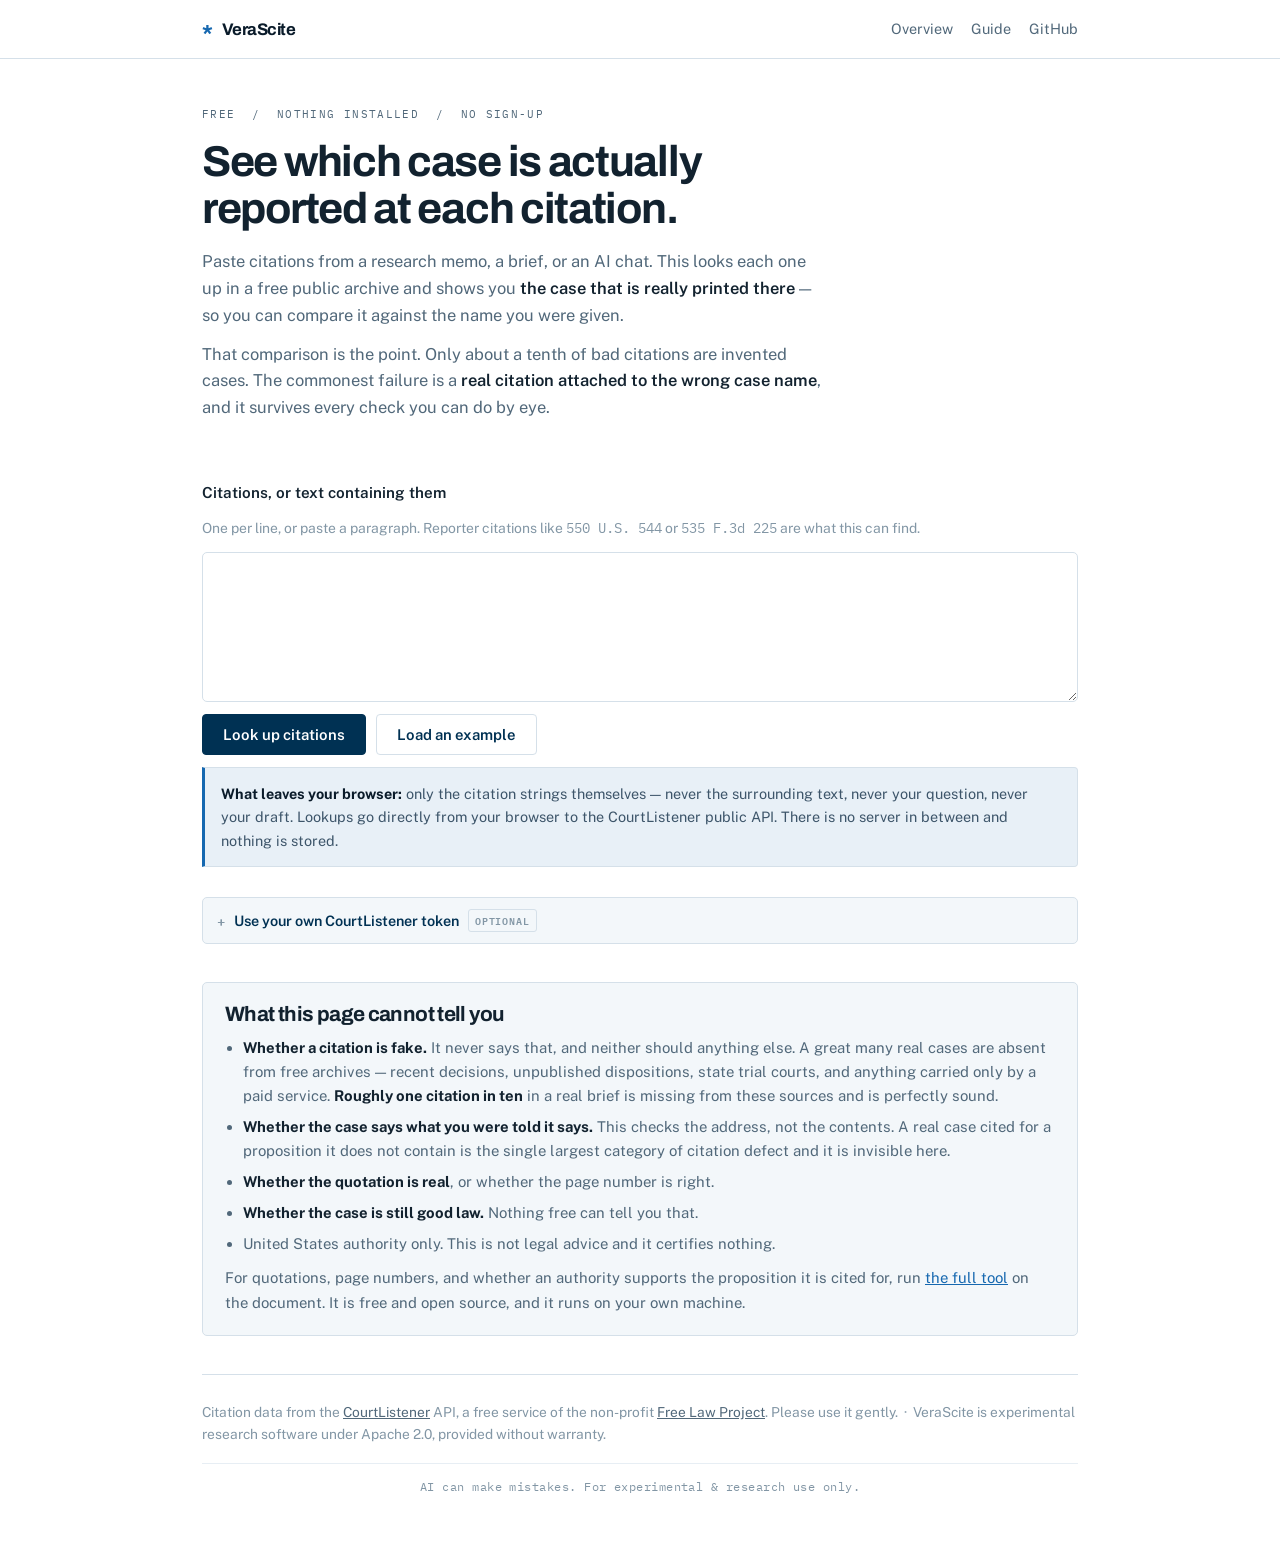
<file: docs/check.html>
<!DOCTYPE html>
<html lang="en">
<head>
<meta charset="utf-8">
<meta name="viewport" content="width=device-width, initial-scale=1">
<title>Check a citation — VeraScite</title>
<meta name="description" content="Paste legal citations and see which case is actually reported at each one. Free, no signup, nothing installed. Absence is never reported as fabrication.">
<meta name="keywords" content="check legal citation, verify case citation free, AI hallucination legal citation, citation checker no signup, CourtListener citation lookup, fake case citation check">
<link rel="canonical" href="https://rakib-nyc.github.io/verascite/check.html">
<link rel="preconnect" href="https://fonts.googleapis.com">
<link rel="preconnect" href="https://fonts.gstatic.com" crossorigin>
<link href="https://fonts.googleapis.com/css2?family=Archivo:wght@600;700&family=Public+Sans:wght@400;500;600;700&family=IBM+Plex+Mono:wght@400;500;600&display=swap" rel="stylesheet">
<link rel="icon" href="data:image/svg+xml,<svg xmlns='http://www.w3.org/2000/svg' viewBox='0 0 32 32'><rect width='32' height='32' fill='%23003153'/><text x='16' y='23' font-family='monospace' font-size='19' font-weight='700' fill='%23fff' text-anchor='middle'>*</text></svg>">
<style>
:root{
  --ink:#0A1B2A; --prussian:#003153; --azure:#1668B0; --azure-lift:#E8F0F7;
  --page:#FFFFFF; --wash:#F3F7FA; --rule:#D5E0E9; --rule-soft:#E7EEF4;
  --text:#12222F; --muted:#51687A; --faint:#8296A5;
  /* Absence is neutral. It is not a warning and must not look like one. */
  --absent:#5A6B79; --absent-bg:#EDF1F4; --absent-edge:#D3DCE3;
  --flag:#A8271F; --flag-bg:#FBECEA; --flag-edge:#E8CFCA;
  --ok:#1D5B41; --ok-bg:#E8F1ED; --ok-edge:#C9DCD4;
  --w:940px;
}
*{box-sizing:border-box}
html{-webkit-text-size-adjust:100%}
@media (prefers-reduced-motion:reduce){*{animation:none!important;transition:none!important}}
body{margin:0;background:var(--page);color:var(--text);
  font-family:'Public Sans',-apple-system,BlinkMacSystemFont,'Segoe UI',sans-serif;
  font-size:16.5px;line-height:1.62;-webkit-font-smoothing:antialiased}
h1,h2,h3{font-family:'Archivo',sans-serif;font-weight:700;letter-spacing:-.03em;line-height:1.08;margin:0;text-wrap:balance}
h1{font-size:clamp(1.9rem,4.2vw,2.7rem)}
h2{font-size:1.3rem}
h3{font-size:1rem;font-weight:600;letter-spacing:-.01em}
p{margin:0}
a{color:var(--azure)}
code,.mono{font-family:'IBM Plex Mono',ui-monospace,Menlo,monospace}
:focus-visible{outline:2px solid var(--azure);outline-offset:3px}

.wrap{max-width:var(--w);margin:0 auto;padding:0 clamp(20px,4vw,32px)}
header{border-bottom:1px solid var(--rule);background:var(--page)}
nav{max-width:var(--w);margin:0 auto;padding:0 clamp(20px,4vw,32px);height:58px;display:flex;align-items:center;gap:18px}
.brand{display:flex;align-items:baseline;gap:9px;font-family:'Archivo',sans-serif;font-weight:700;
  font-size:1.05rem;color:var(--ink);letter-spacing:-.028em;text-decoration:none}
.brand i{font-family:'IBM Plex Mono',monospace;font-style:normal;color:var(--azure);font-size:1.15rem}
nav .right{margin-left:auto;display:flex;gap:18px;align-items:center;font-size:.9rem}
nav .right a{color:var(--muted);text-decoration:none}
nav .right a:hover{color:var(--prussian)}

.intro{padding:clamp(30px,5vw,46px) 0 clamp(22px,3vw,30px)}
.kicker{font-family:'IBM Plex Mono',monospace;font-size:.7rem;letter-spacing:.12em;
  text-transform:uppercase;color:var(--muted);margin-bottom:16px}
.lede{color:var(--muted);max-width:62ch;margin-top:16px}
.lede b{color:var(--text);font-weight:600}

form{display:flex;flex-direction:column;gap:12px;margin:clamp(22px,3vw,30px) 0}
label{font-weight:600;font-size:.95rem}
.hint{font-size:.87rem;color:var(--faint)}
textarea{width:100%;min-height:150px;resize:vertical;padding:14px 15px;border:1px solid var(--rule);
  border-radius:5px;font-family:'IBM Plex Mono',monospace;font-size:.88rem;line-height:1.65;
  color:var(--text);background:var(--page)}
textarea:focus{border-color:var(--azure)}
.actions{display:flex;flex-wrap:wrap;gap:10px;align-items:center}
button{font-family:inherit;font-weight:600;font-size:.93rem;padding:11px 20px;border-radius:4px;cursor:pointer;
  border:1px solid var(--prussian);background:var(--prussian);color:#fff;transition:background .15s}
button:hover:not(:disabled){background:#00243E}
button:disabled{opacity:.55;cursor:default}
button.ghost{background:#fff;color:var(--prussian);border-color:var(--rule)}
button.ghost:hover:not(:disabled){background:var(--wash)}
.status{font-family:'IBM Plex Mono',monospace;font-size:.8rem;color:var(--muted)}

.privacy{border:1px solid var(--rule);border-left:3px solid var(--azure);background:var(--azure-lift);
  padding:14px 16px;border-radius:0 4px 4px 0;font-size:.9rem;color:#3D556A}
.privacy b{color:var(--ink)}

/* ---- results ---- */
#results{margin:clamp(24px,3vw,34px) 0}
.summary{display:grid;grid-template-columns:repeat(auto-fit,minmax(160px,1fr));
  border-top:1px solid var(--rule);border-left:1px solid var(--rule);margin-bottom:24px}
.sc{border-right:1px solid var(--rule);border-bottom:1px solid var(--rule);padding:14px 16px;background:#fff}
.sc .n{font-family:'Archivo',sans-serif;font-weight:700;font-size:1.7rem;line-height:1;letter-spacing:-.03em;
  font-variant-numeric:tabular-nums}
.sc .k{font-family:'IBM Plex Mono',monospace;font-size:.64rem;letter-spacing:.09em;text-transform:uppercase;
  color:var(--muted);margin-top:8px}
.sc.found .n{color:var(--ok)} .sc.absent .n{color:var(--absent)} .sc.declined .n{color:var(--muted)}

.row{border:1px solid var(--rule);border-radius:5px;padding:16px 18px;margin-bottom:11px;background:#fff;
  display:flex;flex-direction:column;gap:10px}
.row.absent{background:var(--absent-bg);border-color:var(--absent-edge)}
.row-top{display:flex;flex-wrap:wrap;gap:10px;align-items:center;justify-content:space-between}
.cite{font-family:'IBM Plex Mono',monospace;font-size:.92rem;font-weight:500;color:var(--ink);word-break:break-word}
.chip{display:inline-block;font-family:'IBM Plex Mono',monospace;font-size:.66rem;font-weight:600;
  letter-spacing:.08em;text-transform:uppercase;padding:4px 9px;border-radius:3px;white-space:nowrap}
.chip.found{background:var(--ok-bg);color:var(--ok);border:1px solid var(--ok-edge)}
.chip.absent{background:#fff;color:var(--absent);border:1px solid var(--absent-edge)}
.chip.declined{background:var(--wash);color:var(--muted);border:1px solid var(--rule)}
.chip.vendor{background:#fff;color:var(--absent);border:1px solid var(--absent-edge)}
.row.vendor{background:var(--absent-bg);border-color:var(--absent-edge)}
.row.vendor .compare{border-top-color:var(--absent-edge)}
.sc.vendor .n{color:var(--absent)}
.chip.noreporter{background:var(--flag-bg);color:var(--flag);border:1px solid var(--flag-edge)}
.row.noreporter{background:var(--flag-bg);border-color:var(--flag-edge)}
.row.noreporter .compare{border-top-color:var(--flag-edge)}
.sc.noreporter .n{color:var(--flag)}
.chip.mismatch{background:var(--flag-bg);color:var(--flag);border:1px solid var(--flag-edge)}
.row.mismatch{background:var(--flag-bg);border-color:var(--flag-edge)}
.row.mismatch .compare{border-top-color:var(--flag-edge)}
.sc.mismatch .n{color:var(--flag)}
.chip.yearoff{background:#FFF6E9;color:#8A5A12;border:1px solid #EBD6B4}
.row.yearoff{background:#FFFBF4;border-color:#EBD6B4}
.sc.yearoff .n{color:#8A5A12}
.reported{font-size:.95rem}
.reported .who{font-weight:600;color:var(--ink)}
.compare{font-size:.9rem;color:var(--muted);border-top:1px solid var(--rule-soft);padding-top:9px}
.compare b{color:var(--ink)}
.row.absent .compare{border-top-color:var(--absent-edge)}
.parallel{font-family:'IBM Plex Mono',monospace;font-size:.8rem;color:var(--faint)}
.row a.open{font-size:.88rem}

/* ---- limits ---- */
.limits{border:1px solid var(--rule);background:var(--wash);border-radius:5px;padding:20px 22px;
  margin:clamp(26px,4vw,38px) 0;display:flex;flex-direction:column;gap:10px}
.limits ul{margin:0;padding-left:18px;display:flex;flex-direction:column;gap:7px}
.limits li{font-size:.93rem;color:var(--muted)}
.limits li b{color:var(--text)}
footer{border-top:1px solid var(--rule);padding:26px 0 44px;color:var(--faint);font-size:.86rem}
footer a{color:var(--muted)}
.vh{position:absolute;width:1px;height:1px;overflow:hidden;clip:rect(0 0 0 0);white-space:nowrap}

.settings{border:1px solid var(--rule);border-radius:5px;background:var(--wash);margin-top:4px}
.settings summary{cursor:pointer;padding:11px 14px;font-size:.9rem;font-weight:600;color:var(--prussian);
  list-style:none;display:flex;align-items:center;gap:9px}
.settings summary::-webkit-details-marker{display:none}
.settings summary::before{content:"+";font-family:'IBM Plex Mono',monospace;color:var(--faint)}
.settings[open] summary::before{content:"−"}
.settings .opt{font-family:'IBM Plex Mono',monospace;font-size:.64rem;letter-spacing:.08em;
  text-transform:uppercase;color:var(--faint);border:1px solid var(--rule);padding:2px 6px;border-radius:3px}
.settings-body{padding:0 14px 14px;display:flex;flex-direction:column;gap:10px;
  border-top:1px solid var(--rule);padding-top:12px;font-size:.9rem;color:var(--muted)}
.settings-body b{color:var(--text)}
.settings-body label{font-weight:600;font-size:.85rem;color:var(--text)}
.settings-body input{padding:9px 11px;border:1px solid var(--rule);border-radius:4px;
  font-family:'IBM Plex Mono',monospace;font-size:.85rem;background:#fff;color:var(--text)}
.settings-actions{display:flex;flex-wrap:wrap;gap:8px;align-items:center}
.settings-actions button{width:auto;padding:7px 13px;font-size:.85rem}
.disclaimer{font-family:'IBM Plex Mono',monospace;font-size:.72rem;letter-spacing:.04em;
  color:var(--faint);text-align:center;padding:14px 0 0;border-top:1px solid var(--rule-soft);margin-top:18px}
</style>
</head>
<body>

<header>
  <nav>
    <a class="brand" href="./"><i>*</i> VeraScite</a>
    <span class="right">
      <a href="./">Overview</a>
      <a href="https://github.com/rakib-nyc/verascite/blob/main/docs/WORKFLOW.md">Guide</a>
      <a href="https://github.com/rakib-nyc/verascite">GitHub</a>
    </span>
  </nav>
</header>

<div class="wrap">

  <section class="intro">
    <div class="kicker">Free &nbsp;/&nbsp; nothing installed &nbsp;/&nbsp; no sign-up</div>
    <h1>See which case is actually reported at each citation.</h1>
    <p class="lede">
      Paste citations from a research memo, a brief, or an AI chat. This looks each one up in a
      free public archive and shows you <b>the case that is really printed there</b> — so you can
      compare it against the name you were given.
    </p>
    <p class="lede" style="margin-top:12px">
      That comparison is the point. Only about a tenth of bad citations are invented cases. The
      commonest failure is a <b>real citation attached to the wrong case name</b>, and it survives
      every check you can do by eye.
    </p>
  </section>

  <form id="form">
    <label for="input">Citations, or text containing them</label>
    <span class="hint">One per line, or paste a paragraph. Reporter citations like
      <code>550 U.S. 544</code> or <code>535 F.3d 225</code> are what this can find.</span>
    <textarea id="input" spellcheck="false" aria-describedby="privacy"></textarea>
    <div class="actions">
      <button type="submit" id="go">Look up citations</button>
      <button type="button" class="ghost" id="sample">Load an example</button>
      <span class="status" id="status" role="status" aria-live="polite"></span>
    </div>
    <p class="privacy" id="privacy">
      <b>What leaves your browser:</b> only the citation strings themselves — never the
      surrounding text, never your question, never your draft. Lookups go directly from your
      browser to the CourtListener public API. There is no server in between and nothing is
      stored.
    </p>
  </form>


  <details class="settings">
    <summary>Use your own CourtListener token <span class="opt">optional</span></summary>
    <div class="settings-body">
      <p>Lookups work without one. A token raises your rate limit — anonymous
        requests are throttled first, and a long document can crawl without one.</p>
      <p><b>It is stored in this browser only</b>, and sent only to courtlistener.com
        in your own requests. There is no account and no server of ours; we could not
        receive it if we wanted to.</p>
      <label for="tok">Token</label>
      <input id="tok" type="password" autocomplete="off" spellcheck="false"
             placeholder="paste your token">
      <div class="settings-actions">
        <button type="button" class="ghost" id="tokSave">Save</button>
        <button type="button" class="ghost" id="tokClear">Remove</button>
        <span class="status" id="tokStatus"></span>
      </div>
      <p class="note">
        Get one free at
        <a href="https://www.courtlistener.com/profile/api-token/" target="_blank"
           rel="noopener noreferrer">courtlistener.com/profile/api-token</a> —
        sign up, copy the token, paste it here. Revoke it there at any time.
      </p>
    </div>
  </details>

  <div id="results"></div>

  <section class="limits">
    <h2>What this page cannot tell you</h2>
    <ul>
      <li><b>Whether a citation is fake.</b> It never says that, and neither should anything
        else. A great many real cases are absent from free archives — recent decisions,
        unpublished dispositions, state trial courts, and anything carried only by a paid
        service. <b>Roughly one citation in ten</b> in a real brief is missing from these
        sources and is perfectly sound.</li>
      <li><b>Whether the case says what you were told it says.</b> This checks the address, not
        the contents. A real case cited for a proposition it does not contain is the single
        largest category of citation defect and it is invisible here.</li>
      <li><b>Whether the quotation is real</b>, or whether the page number is right.</li>
      <li><b>Whether the case is still good law.</b> Nothing free can tell you that.</li>
      <li>United States authority only. This is not legal advice and it certifies nothing.</li>
    </ul>
    <p style="font-size:.93rem;color:var(--muted)">
      For quotations, page numbers, and whether an authority supports the proposition it is
      cited for, run <a href="https://github.com/rakib-nyc/verascite">the full tool</a> on the
      document. It is free and open source, and it runs on your own machine.
    </p>
  </section>

  <footer>
    Citation data from the <a href="https://www.courtlistener.com/">CourtListener</a> API,
    a free service of the non-profit <a href="https://free.law/">Free Law Project</a>.
    Please use it gently. &nbsp;·&nbsp;
    VeraScite is experimental research software under Apache 2.0, provided without warranty.
    <p class="disclaimer">AI can make mistakes. For experimental &amp; research use only.</p>
  </footer>

</div>

<script src="./reporters.js"></script>
<script src="./names.js"></script>
<script src="./token.js"></script>
<script>
(function () {
  "use strict";

  var API = "https://www.courtlistener.com/api/rest/v4/search/";
  // CourtListener is a non-profit serving this free. Space requests out and cap
  // how many one paste can fire, rather than letting a long document hammer it.
  var GAP_MS = 900;
  var MAX = 25;

  // Volume, reporter, page. Deliberately simpler than the extractor in the full
  // tool -- it takes the common reporter form and declines the rest rather than
  // guessing, because a wrong parse sends the lookup after the wrong case.
  // Page numbers run long in vendor identifiers -- "2019 WL 1396975" is seven
  // digits -- so a five-digit cap silently dropped exactly the citations most
  // likely to need explaining.
  var CITE = /\b(\d{1,4})\s+([A-Z][A-Za-z.'’]*(?:\s*[0-9]?[A-Za-z.'’]+){0,4}?)\s+(\d{1,7})(?=\b)/g;
  // Tokens that mean the match is a date, a statute, or a docket rather than a
  // reporter citation.
  var NOT_A_REPORTER = /^(?:U\.?S\.?C|C\.?F\.?R|Stat|Pub|No|Fed\.?\s*R|Cir|Supp\.?\s*$)/i;
  // Vendor database identifiers. These name real decisions that no free archive
  // carries, so a lookup would report absence for a reason that has nothing to
  // do with the citation. Saying that plainly is more honest than a null result.
  var VENDOR_ONLY = /^(?:WL|LEXIS|U\.?S\.?\s*App\.?\s*LEXIS|U\.?S\.?\s*Dist\.?\s*LEXIS)$/i;

  // A reporter series that has never existed is the one thing this page can
  // state affirmatively, because it is contradicted by a source rather than
  // merely absent from one. Everything else routes to "not in this archive".
  function reporterExists(reporter) {
    var set = window.VERASCITE_REPORTERS;
    if (!set) { return true; }              // data missing: never accuse
    if (set.has(reporter)) { return true; }
    var squashed = reporter.replace(/\s+/g, "");
    var loose = reporter.replace(/\./g, "").replace(/\s+/g, " ").trim();
    var it = set.values(), n;
    while (!(n = it.next()).done) {
      var v = n.value;
      if (v.replace(/\s+/g, "") === squashed) { return true; }
      if (v.replace(/\./g, "").replace(/\s+/g, " ").trim() === loose) { return true; }
    }
    return false;
  }

  var LABEL = {
    mismatch: "Different case at this citation",
    noreporter: "No such reporter series",
    yearoff: "Year does not match",
    found: "Reported",
    absent: "Not in this archive",
    vendor: "No free source carries this",
    declined: "Not looked up"
  };

  var EXPLAIN = {
    mismatch: function (i) {
      return "The text cites this as <b>" + esc(i.claimed) + "</b>, but the archive " +
        "reports the case at this citation as <b>" + esc(i.actual) + "</b>. Those are " +
        "different cases. <b>A source was retrieved and it contradicts the text</b> — " +
        "this is a finding, not a prompt to look." +
        (i.yearOff ? " The year is wrong too: the text says " + esc(i.claimedYear) +
          ", the record was filed " + esc(i.filedYear) + "." : "");
    },
    yearoff: function (i) {
      return "Reported as <b>" + esc(i.actual) + "</b>, which matches the name given — " +
        "but the text says <b>" + esc(i.claimedYear) + "</b> and the record was filed in " +
        "<b>" + esc(i.filedYear) + "</b>. Check the year, and check you have the right " +
        "decision: some cases have a later history at a different citation.";
    }
  };

  var form = document.getElementById("form");
  var input = document.getElementById("input");
  var status = document.getElementById("status");
  var results = document.getElementById("results");
  var go = document.getElementById("go");

  document.getElementById("sample").addEventListener("click", function () {
    // One of each result the page can produce, so the example teaches the
    // distinctions rather than just demonstrating a lookup.
    input.value =
      "Bell Atlantic Corp. v. Twombly, 550 U.S. 544 (2007)\n" +
      "Doe v. Roe, 475 F.6th 972 (8th Cir. 1983)\n" +
      "Iko v. Shreve, 122 F.3d 707 (4th Cir. 1997)\n" +
      "Tinch v. Video Indus. Servs., Inc., 2019 WL 1396975 (E.D. Mich. 2019)";
    results.innerHTML = "";
    status.textContent = "";
  });

  function extract(text) {
    var out = [], seen = {}, m;
    CITE.lastIndex = 0;
    while ((m = CITE.exec(text)) !== null) {
      var reporter = m[2].replace(/\s+/g, " ").trim();
      if (NOT_A_REPORTER.test(reporter)) { continue; }
      if (!/[A-Za-z]/.test(reporter)) { continue; }
      var cite = m[1] + " " + reporter + " " + m[3];
      var key = cite.toLowerCase();
      if (seen[key]) { continue; }
      seen[key] = 1;
      // The words immediately before a citation are usually its case name.
      var before = text.slice(Math.max(0, m.index - 90), m.index);
      // Party names are full of periods and commas -- "Bell Atlantic Corp. v.
      // Twombly", "Video Indus. Servs., Inc." -- so the name is taken as the
      // run ending in " v. Something" immediately before the citation.
      var nameMatch = before.match(/([A-Z][A-Za-z0-9'’&.,\- ]{1,70}?\sv\.?\s[A-Za-z0-9'’&.,\- ]{2,60}?)[,\s]*$/);
      out.push({
        cite: cite,
        reporter: reporter,
        claimed: nameMatch ? stripSignal(nameMatch[1]) : "",
        claimedYear: claimedYear(text, m.index + m[0].length),
        vendorOnly: VENDOR_ONLY.test(reporter),
        noSuchReporter: !VENDOR_ONLY.test(reporter) && !reporterExists(reporter)
      });
      if (out.length >= MAX) { break; }
    }
    return out;
  }

  function el(tag, cls, text) {
    var e = document.createElement(tag);
    if (cls) { e.className = cls; }
    if (text !== undefined) { e.textContent = text; }
    return e;
  }

  // Name comparison is ported from the command-line tool rather than
  // reimplemented, so the browser and the terminal reach the same verdict.
  // "mismatch" is a finding: a source was retrieved and it names a different
  // case. It is reached only when both names identify a specific party and
  // they share none of them, exact or misspelled.
  function nameVerdict(claimed, actual) {
    var N = window.VERASCITE_NAMES;
    if (!N || !claimed || !actual) { return "unclear"; }
    return N.compare(claimed, actual);
  }

  // The year the document asserts, taken only from a parenthetical directly
  // after the citation, so a stray four-digit number cannot become a finding.
  // Introductory signals sit immediately before a case name and are not part of
  // it. Left in, they end up quoted back at the reader in a Word comment as
  // "the document cites this as But see Roe v. Wade", and they add tokens the
  // name comparison never intended to see. The command-line extractor keeps
  // signals in their own field for the same reason.
  var SIGNAL = new RegExp(
    "^(?:but\\s+)?(?:see\\s+also|see\\s+generally|see,\\s*e\\.g\\.,?|see|cf\\.|" +
    "compare|accord|contra|e\\.g\\.,?|citing|quoting|following|overruling|" +
    "rev'?d|aff'?d|cert\\.\\s+denied)\\s+", "i");

  function stripSignal(name) {
    var out = String(name || "").trim();
    for (var i = 0; i < 3 && SIGNAL.test(out); i++) { out = out.replace(SIGNAL, "").trim(); }
    return out;
  }

  function claimedYear(text, endIndex) {
    var after = text.slice(endIndex, endIndex + 40);
    var m = after.match(/^[^()]{0,24}\((?:[^)]*?\b)?((?:19|20)\d{2})\)/);
    return m ? m[1] : "";
  }

  function render(item) {
    var row = el("div", "row" +
      (item.state === "absent" ? " absent"
        : item.state === "vendor" ? " vendor"
        : item.state === "noreporter" ? " noreporter"
        : item.state === "mismatch" ? " mismatch"
        : item.state === "yearoff" ? " yearoff" : ""));
    var top = el("div", "row-top");
    top.appendChild(el("span", "cite", item.cite));

    var chip = el("span", "chip " + item.state);
    chip.textContent = LABEL[item.state] || "Not looked up";
    top.appendChild(chip);
    row.appendChild(top);

    if (item.state === "mismatch" || item.state === "yearoff") {
      var mm = el("p", "compare");
      mm.innerHTML = EXPLAIN[item.state](item);
      mm.style.borderTop = "none"; mm.style.paddingTop = "0";
      row.appendChild(mm);
      if (item.parallel && item.parallel.length) {
        row.appendChild(el("p", "parallel", "Also printed at: " + item.parallel.join("  ·  ")));
      }
      if (item.url) {
        var ma = el("a", "open", "Read what is actually there →");
        ma.href = item.url; ma.target = "_blank"; ma.rel = "noopener noreferrer";
        row.appendChild(ma);
      }
    } else if (item.state === "noreporter") {
      var nr = el("p", "compare");
      nr.innerHTML = "<b>" + esc(item.reporter) + "</b> is not among the 1,342 reporter " +
        "series recognised in American law, or any of their known variant spellings. " +
        "Every published American case appears in one of them. <b>This is the one thing " +
        "this page can tell you affirmatively</b> — it is not an absence, it is a " +
        "contradiction. A citation to a reporter that does not exist should not be filed.";
      nr.style.borderTop = "none"; nr.style.paddingTop = "0";
      row.appendChild(nr);
    } else if (item.state === "vendor") {
      var v = el("p", "compare");
      v.innerHTML = "This is a <b>vendor database identifier</b>. It names a real decision, " +
        "but no free archive carries these — so nothing here, and no free tool anywhere, can " +
        "confirm or deny it. <b>That is a gap in public access, not a mark against your " +
        "citation.</b> Look it up in the service that issued it, or find the case's " +
        "official reporter citation instead.";
      v.style.borderTop = "none"; v.style.paddingTop = "0";
      row.appendChild(v);
    } else if (item.state === "found") {
      var rep = el("p", "reported");
      rep.appendChild(document.createTextNode("This citation is reported as "));
      rep.appendChild(el("span", "who", item.actual));
      rep.appendChild(document.createTextNode("."));
      row.appendChild(rep);

      if (item.parallel && item.parallel.length) {
        row.appendChild(el("p", "parallel", "Also printed at: " + item.parallel.join("  ·  ")));
      }
      if (item.claimed) {
        // Reaching here means the name agreed. A disagreement was classified as
        // a finding upstream and never arrives in this branch.
        var cmp = el("p", "compare");
        cmp.innerHTML = "Your text calls this <b>" + esc(item.claimed) + "</b>, which is " +
          "consistent with the archive. That confirms the name only — not the quotation, " +
          "the page, or what the case holds.";
        row.appendChild(cmp);
      }
      if (item.url) {
        var a = el("a", "open", "Read the case on CourtListener →");
        a.href = item.url; a.target = "_blank"; a.rel = "noopener noreferrer";
        row.appendChild(a);
      }
    } else if (item.state === "absent") {
      var note = el("p", "compare");
      note.innerHTML = "<b>This does not mean the citation is fake.</b> It means this archive " +
        "does not contain it. Recent decisions, unpublished dispositions, state trial court " +
        "orders, and cases carried only by paid services are routinely absent — about one " +
        "citation in ten. Look it up somewhere else before relying on it, and before removing it.";
      note.style.borderTop = "none";
      note.style.paddingTop = "0";
      row.appendChild(note);
    } else {
      row.appendChild(el("p", "compare", item.reason || "This did not look like a reporter citation."));
    }
    return row;
  }

      // A retrieved record that names a different case is a contradiction, not a
      // hint. This is the second-largest defect class and it is the whole reason
      // the page reports the real case name rather than a bare found/not-found.
      function classify(item, res) {
        if (res.state !== "found") { return res; }
        var merged = Object.assign({}, res);
        var verdict = nameVerdict(item.claimed, res.actual);
        var filedYear = (res.dateFiled || "").slice(0, 4);
        var yearOff = !!(item.claimedYear && filedYear && item.claimedYear !== filedYear);
        merged.filedYear = filedYear;
        merged.claimedYear = item.claimedYear || "";
        merged.yearOff = yearOff;
        if (verdict === "mismatch") { merged.state = "mismatch"; }
        else if (yearOff) { merged.state = "yearoff"; }
        return merged;
      }

  function esc(s) {
    var d = document.createElement("div");
    d.textContent = s;
    return d.innerHTML;
  }

  function summarise(items) {
    var counts = { found: 0, absent: 0, declined: 0 };
    items.forEach(function (i) { counts[i.state] = (counts[i.state] || 0) + 1; });
    var grid = el("div", "summary");
    [["mismatch", "Different case at this citation"],
     ["noreporter", "No such reporter series"],
     ["yearoff", "Year does not match"],
     ["found", "Reported in the archive"],
     ["absent", "Not in this archive"],
     ["vendor", "No free source carries these"],
     ["declined", "Not looked up"]].forEach(function (pair) {
      if (!counts[pair[0]]) { return; }
      var c = el("div", "sc " + pair[0]);
      c.appendChild(el("div", "n", String(counts[pair[0]])));
      c.appendChild(el("div", "k", pair[1]));
      grid.appendChild(c);
    });
    return grid;
  }

  function lookup(cite) {
    var url = API + "?type=o&q=" + encodeURIComponent('citation:("' + cite + '")');
    return fetch(url, { headers: window.VERASCITE_TOKEN.headers() })
      .then(function (r) {
        if (!r.ok) { throw new Error("HTTP " + r.status); }
        return r.json();
      })
      .then(function (d) {
        var hit = (d.results || [])[0];
        if (!d.count || !hit) { return { state: "absent" }; }
        return {
          state: "found",
          actual: hit.caseName || "(unnamed)",
          parallel: (hit.citation || []).filter(function (c) {
            return c.toLowerCase() !== cite.toLowerCase();
          }).slice(0, 3),
          dateFiled: hit.dateFiled || "",
          url: hit.absolute_url
            ? "https://www.courtlistener.com" + hit.absolute_url : ""
        };
      });
  }


  // --- token settings -------------------------------------------------------
  (function () {
    var T = window.VERASCITE_TOKEN;
    if (!T) { return; }
    var box = document.getElementById("tok");
    var out = document.getElementById("tokStatus");
    if (!box) { return; }
    var shown = T.masked();
    if (shown) { box.placeholder = "saved: " + shown; }
    document.getElementById("tokSave").addEventListener("click", function () {
      var value = box.value.trim();
      if (!value) { out.textContent = "Nothing to save."; return; }
      out.textContent = "Checking…";
      T.verify(value).then(function (r) {
        if (!r.ok) { out.textContent = r.reason; return; }
        T.write(value);
        box.value = "";
        box.placeholder = "saved: " + T.masked();
        out.textContent = "Saved in this browser.";
      });
    });
    document.getElementById("tokClear").addEventListener("click", function () {
      T.write("");
      box.value = "";
      box.placeholder = "paste your token";
      out.textContent = "Removed.";
    });
  })();

  form.addEventListener("submit", function (e) {
    e.preventDefault();
    var found = extract(input.value);
    results.innerHTML = "";
    if (!found.length) {
      status.textContent = "";
      results.appendChild(render({
        cite: "—", state: "declined",
        reason: "No reporter citations were recognised. This page reads the common " +
                "form — volume, reporter, page — such as 550 U.S. 544."
      }));
      return;
    }

    go.disabled = true;
    var done = [];
    var list = el("div");
    var summary = el("div");
    results.appendChild(summary);
    results.appendChild(list);

    // Serial, with a gap. A free non-profit service should not be hammered
    // because somebody pasted a long brief.
    var i = 0;
    (function step() {
      if (i >= found.length) {
        go.disabled = false;
        status.textContent = "Checked " + done.length + " citation" +
          (done.length === 1 ? "" : "s") + ".";
        summary.replaceWith(summarise(done));
        return;
      }
      var item = found[i];
      if (item.noSuchReporter) {
        // No request: reporters-db already settled it, locally.
        var nr2 = Object.assign({}, item, { state: "noreporter" });
        done.push(nr2); list.appendChild(render(nr2));
        i += 1; step(); return;
      }
      if (item.vendorOnly) {
        // No request: the archive structurally cannot hold this.
        var v = Object.assign({}, item, { state: "vendor" });
        done.push(v); list.appendChild(render(v));
        i += 1; step(); return;
      }
      status.textContent = "Looking up " + (i + 1) + " of " + found.length + "…";
      lookup(item.cite)
        .catch(function (err) {
          return { state: "declined", reason: "Could not reach the archive (" + err.message +
            "). That is a network problem, not a finding about this citation." };
        })
        .then(function (res) {
          var merged = Object.assign({}, item, classify(item, res));
          done.push(merged);
          list.appendChild(render(merged));
          i += 1;
          setTimeout(step, GAP_MS);
        });
    })();
  });
})();
</script>
</body>
</html>
</file>
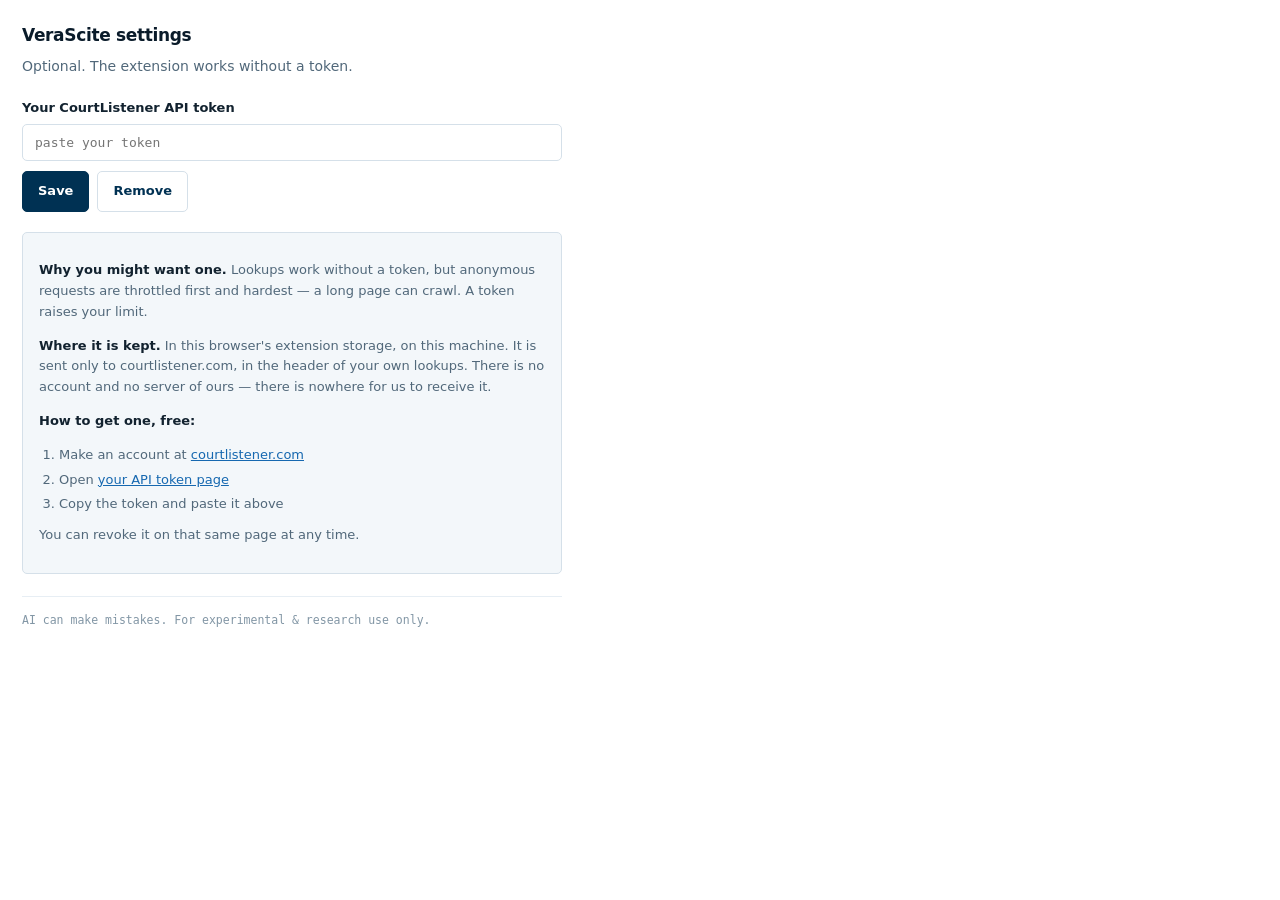
<file: extension/options.html>
<!DOCTYPE html>
<html lang="en">
<head>
<meta charset="utf-8">
<title>VeraScite settings</title>
<style>
:root{color-scheme:light dark}
body{margin:0;padding:22px;max-width:540px;font-size:14px;line-height:1.6;color:#12222F;background:#fff;
  font-family:-apple-system,BlinkMacSystemFont,"Segoe UI",system-ui,sans-serif}
h1{font-size:17px;letter-spacing:-.02em;margin:0 0 6px;color:#0A1B2A}
.sub{color:#51687A;margin:0 0 20px}
label{display:block;font-weight:600;font-size:13px;margin-bottom:6px}
input{width:100%;padding:10px 12px;border:1px solid #D5E0E9;border-radius:5px;
  font-family:ui-monospace,Menlo,monospace;font-size:13px;background:#fff;color:#12222F;box-sizing:border-box}
.row{display:flex;gap:8px;align-items:center;margin-top:10px;flex-wrap:wrap}
button{font:inherit;font-weight:600;font-size:13px;padding:9px 15px;border-radius:5px;cursor:pointer;
  border:1px solid #003153;background:#003153;color:#fff}
button.ghost{background:#fff;color:#003153;border-color:#D5E0E9}
.status{font-family:ui-monospace,Menlo,monospace;font-size:12px;color:#51687A}
.box{background:#F3F7FA;border:1px solid #D5E0E9;border-radius:5px;padding:14px 16px;margin-top:20px;
  font-size:13px;color:#51687A}
.box b{color:#12222F}
.box ol{margin:8px 0 0;padding-left:20px}
.box li{margin-bottom:4px}
.disclaimer{font-family:ui-monospace,Menlo,monospace;font-size:11.5px;color:#8296A5;margin-top:22px;
  padding-top:14px;border-top:1px solid #E7EEF4}
a{color:#1668B0}
@media (prefers-color-scheme:dark){
  body{background:#161A1D;color:#E8EBEC} h1{color:#F0F2F1} .sub,.status{color:#9AA5AC}
  input{background:#1B2023;border-color:#2B3236;color:#E8EBEC}
  .box{background:#1B2023;border-color:#2B3236;color:#9AA5AC} .box b{color:#F0F2F1}
  button{background:#1F4E79;border-color:#1F4E79} button.ghost{background:#1B2023;color:#9FC6E4;border-color:#2B3236}
  .disclaimer{color:#6F7A81;border-top-color:#232A2E} a{color:#7FB0D4}
}
</style>
</head>
<body>
  <h1>VeraScite settings</h1>
  <p class="sub">Optional. The extension works without a token.</p>

  <label for="tok">Your CourtListener API token</label>
  <input id="tok" type="password" autocomplete="off" spellcheck="false" placeholder="paste your token">
  <div class="row">
    <button id="save">Save</button>
    <button class="ghost" id="clear">Remove</button>
    <span class="status" id="status"></span>
  </div>

  <div class="box">
    <p><b>Why you might want one.</b> Lookups work without a token, but anonymous requests are
      throttled first and hardest — a long page can crawl. A token raises your limit.</p>
    <p style="margin-top:10px"><b>Where it is kept.</b> In this browser's extension storage, on
      this machine. It is sent only to courtlistener.com, in the header of your own lookups.
      There is no account and no server of ours — there is nowhere for us to receive it.</p>
    <p style="margin-top:10px"><b>How to get one, free:</b></p>
    <ol>
      <li>Make an account at <a href="https://www.courtlistener.com/sign-in/" target="_blank" rel="noopener noreferrer">courtlistener.com</a></li>
      <li>Open <a href="https://www.courtlistener.com/profile/api-token/" target="_blank" rel="noopener noreferrer">your API token page</a></li>
      <li>Copy the token and paste it above</li>
    </ol>
    <p style="margin-top:10px">You can revoke it on that same page at any time.</p>
  </div>

  <p class="disclaimer">AI can make mistakes. For experimental &amp; research use only.</p>
<script src="options.js"></script>
</body>
</html>
</file>
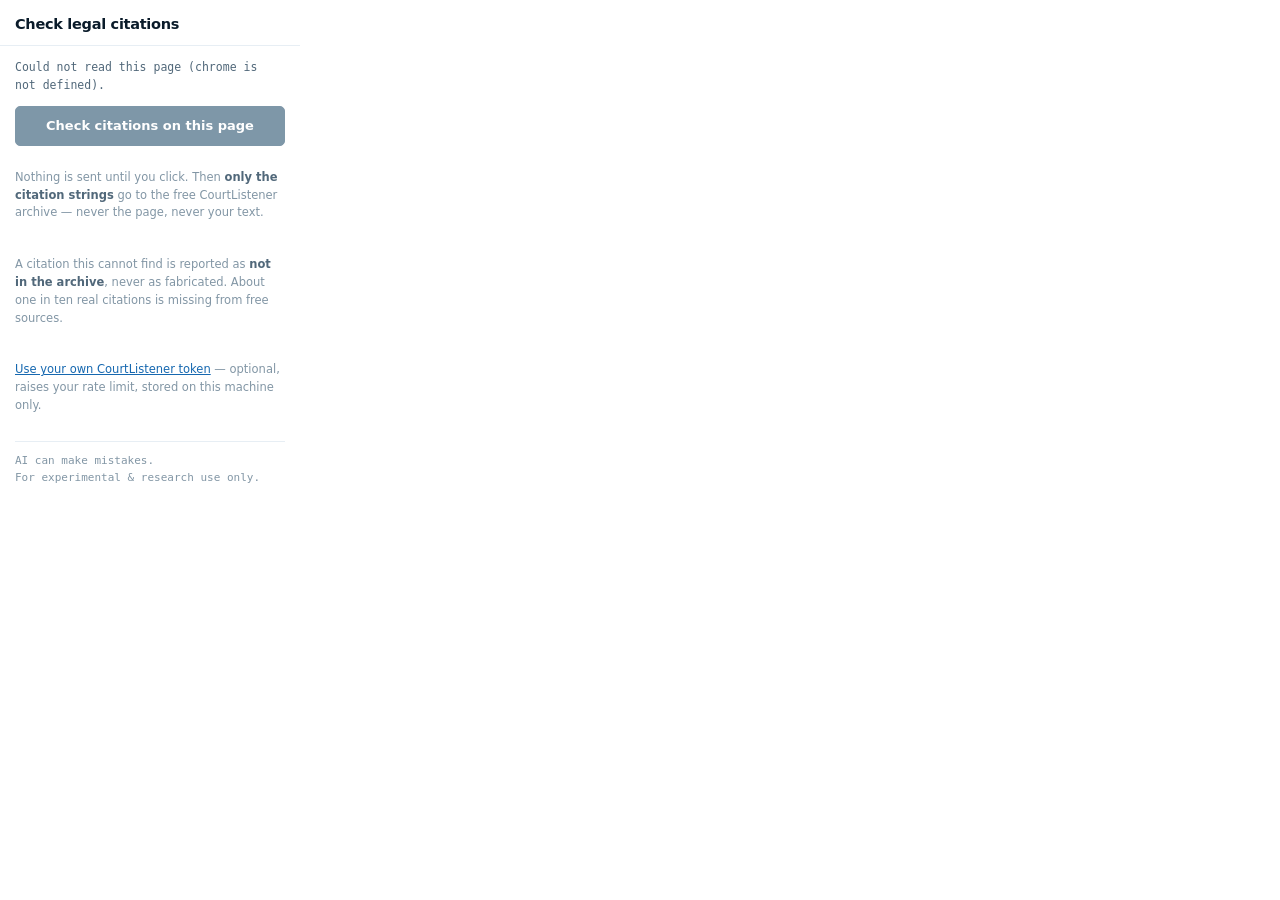
<file: extension/popup.html>
<!DOCTYPE html>
<html lang="en">
<head>
<meta charset="utf-8">
<style>
  :root { color-scheme: light dark; }
  body {
    margin: 0; width: 300px;
    font-family: -apple-system, BlinkMacSystemFont, "Segoe UI", system-ui, sans-serif;
    font-size: 13.5px; line-height: 1.55; color: #12222F; background: #FFFFFF;
  }
  .head { padding: 13px 15px 10px; border-bottom: 1px solid #E7EEF4; }
  h1 { margin: 0; font-size: 14.5px; letter-spacing: -.02em; color: #0A1B2A; }
  .body { padding: 13px 15px 15px; display: flex; flex-direction: column; gap: 11px; }
  #count { font-family: ui-monospace, Menlo, monospace; font-size: 11.5px; color: #51687A; }
  button {
    font: inherit; font-weight: 600; font-size: 13px; padding: 9px 14px; border-radius: 5px;
    cursor: pointer; border: 1px solid #003153; background: #003153; color: #fff; width: 100%;
  }
  button:disabled { opacity: .5; cursor: default; }
  .note { font-size: 11.5px; color: #8296A5; }
  .note b { color: #51687A; }
  .note a { color: #1668B0; }
  .disclaimer { font-family: ui-monospace, Menlo, monospace; font-size: 11px; color: #8296A5;
    margin-top: 4px; padding-top: 10px; border-top: 1px solid #E7EEF4; }
  @media (prefers-color-scheme: dark) {
    body { background: #161A1D; color: #E8EBEC; }
    h1 { color: #F0F2F1; } .head { border-bottom-color: #2B3236; }
    #count { color: #9AA5AC; } .note { color: #6F7A81; } .note b { color: #9AA5AC; }
    button { background: #1F4E79; border-color: #1F4E79; }
  }
</style>
</head>
<body>
  <div class="head"><h1>Check legal citations</h1></div>
  <div class="body">
    <div id="count">Looking for citations…</div>
    <button id="go" disabled>Check citations on this page</button>
    <p class="note">
      Nothing is sent until you click. Then <b>only the citation strings</b> go to the
      free CourtListener archive — never the page, never your text.
    </p>
    <p class="note">
      A citation this cannot find is reported as <b>not in the archive</b>, never as
      fabricated. About one in ten real citations is missing from free sources.
    </p>
    <p class="note"><a href="#" id="opts">Use your own CourtListener token</a> — optional,
      raises your rate limit, stored on this machine only.</p>
    <p class="disclaimer">AI can make mistakes.<br>For experimental &amp; research use only.</p>
  </div>
<script src="popup.js"></script>
</body>
</html>
</file>
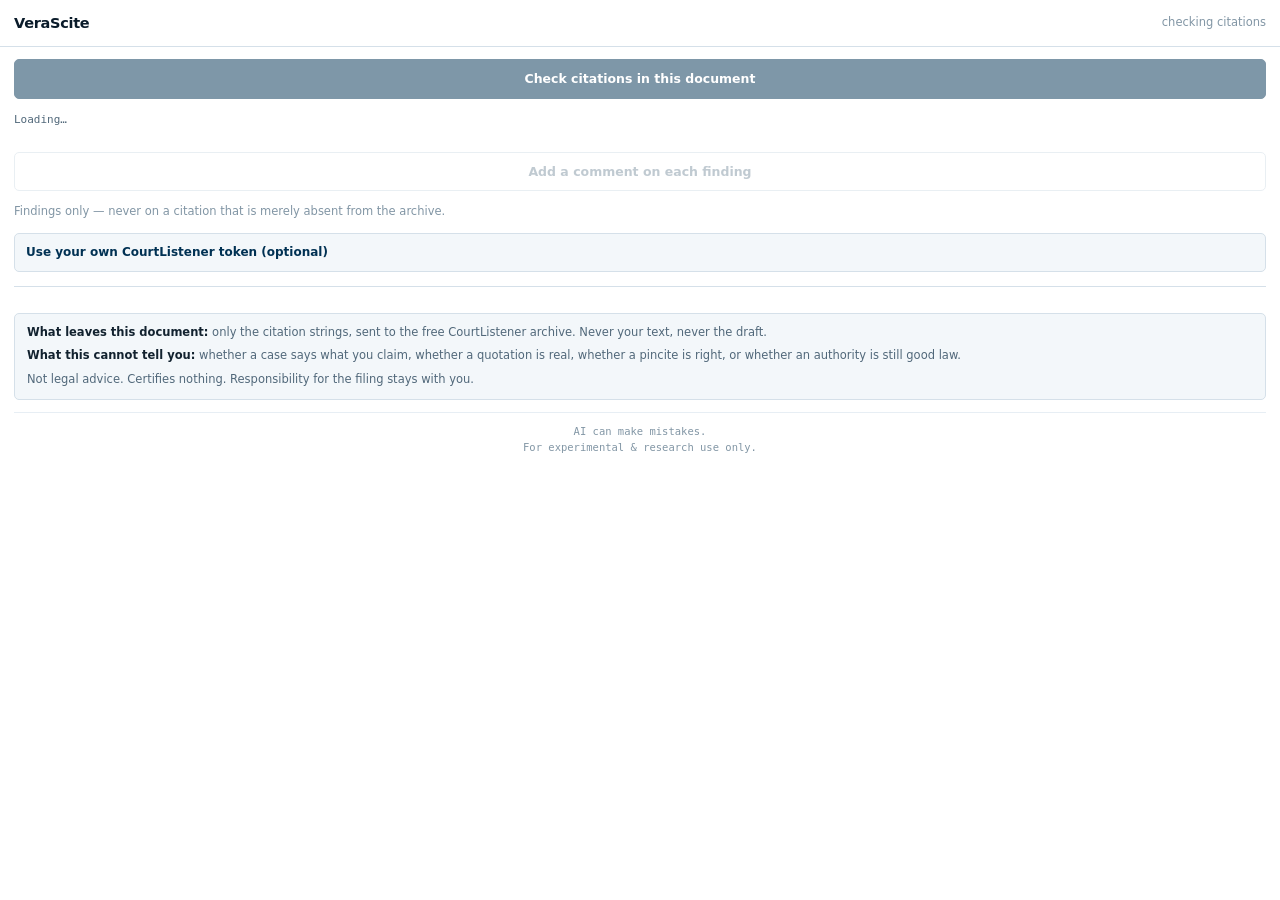
<file: docs/word/taskpane.html>
<!DOCTYPE html>
<html lang="en">
<head>
<meta charset="utf-8">
<meta name="viewport" content="width=device-width, initial-scale=1">
<title>VeraScite for Word</title>
<script src="https://appsforoffice.microsoft.com/lib/1/hosted/office.js"></script>
<script src="../reporters.js"></script>
<script src="../names.js"></script>
<script src="../token.js"></script>
<style>
/* A task pane is ~320px wide and sits beside the document, so this is a
   working panel rather than a page: dense, scannable, no hero. Colour carries
   the verdict, and only one verdict gets a warning colour. */
:root{
  --ink:#0A1B2A; --prussian:#003153; --azure:#1668B0;
  --page:#FFFFFF; --wash:#F3F7FA; --rule:#D5E0E9; --rule-soft:#E7EEF4;
  --text:#12222F; --muted:#51687A; --faint:#8296A5;
  --absent:#5A6B79; --absent-bg:#EDF1F4; --absent-edge:#D3DCE3;
  --flag:#A8271F; --flag-bg:#FBECEA; --flag-edge:#E8CFCA;
  --warn:#8A5A12; --warn-bg:#FFFBF4; --warn-edge:#EBD6B4;
  --ok:#1D5B41; --ok-bg:#E8F1ED; --ok-edge:#C9DCD4;
}
*{box-sizing:border-box}
body{margin:0;background:var(--page);color:var(--text);font-size:13.5px;line-height:1.55;
  font-family:-apple-system,BlinkMacSystemFont,"Segoe UI",system-ui,sans-serif;
  -webkit-font-smoothing:antialiased}
h1{font-size:14.5px;letter-spacing:-.02em;margin:0;color:var(--ink)}
h2{font-size:12px;letter-spacing:.06em;text-transform:uppercase;color:var(--muted);
  margin:0;font-weight:600}
p{margin:0}
code{font-family:ui-monospace,Menlo,Consolas,monospace}
:focus-visible{outline:2px solid var(--azure);outline-offset:2px}

header{padding:12px 14px;border-bottom:1px solid var(--rule);display:flex;
  align-items:center;justify-content:space-between;gap:8px}
.wrap{padding:12px 14px 20px;display:flex;flex-direction:column;gap:12px}
button{font:inherit;font-weight:600;font-size:12.5px;padding:9px 12px;border-radius:5px;
  cursor:pointer;border:1px solid var(--prussian);background:var(--prussian);color:#fff;width:100%}
button:disabled{opacity:.5;cursor:default}
button.ghost{background:#fff;color:var(--prussian);border-color:var(--rule)}
button.ghost:disabled{color:var(--faint)}
.status{font-family:ui-monospace,Menlo,Consolas,monospace;font-size:11px;color:var(--muted);
  min-height:16px}
.note{font-size:11.5px;color:var(--faint)}
.note b{color:var(--muted)}

.counts{display:flex;flex-wrap:wrap;gap:6px}
.pill{font-family:ui-monospace,Menlo,Consolas,monospace;font-size:10.5px;font-weight:600;
  padding:4px 7px;border-radius:3px;border:1px solid var(--rule);color:var(--muted);background:#fff}
.pill.mismatch,.pill.noreporter{background:var(--flag-bg);color:var(--flag);border-color:var(--flag-edge)}
.pill.yearoff{background:var(--warn-bg);color:var(--warn);border-color:var(--warn-edge)}
.pill.found{background:var(--ok-bg);color:var(--ok);border-color:var(--ok-edge)}
.pill.absent,.pill.vendor{background:var(--absent-bg);color:var(--absent);border-color:var(--absent-edge)}

.rows{display:flex;flex-direction:column;gap:8px}
.row{border:1px solid var(--rule-soft);border-radius:5px;padding:10px 11px;background:#fff;
  display:flex;flex-direction:column;gap:6px}
.row.mismatch,.row.noreporter{background:var(--flag-bg);border-color:var(--flag-edge)}
.row.yearoff{background:var(--warn-bg);border-color:var(--warn-edge)}
.row.absent,.row.vendor{background:var(--absent-bg);border-color:var(--absent-edge)}
.cite{font-family:ui-monospace,Menlo,Consolas,monospace;font-size:11.5px;font-weight:600;
  color:var(--ink);word-break:break-word}
.chip{align-self:flex-start;font-family:ui-monospace,Menlo,Consolas,monospace;font-size:9.5px;
  font-weight:600;letter-spacing:.05em;text-transform:uppercase;padding:3px 6px;border-radius:3px;
  border:1px solid var(--rule);color:var(--muted);background:#fff}
.chip.mismatch,.chip.noreporter{color:var(--flag);border-color:var(--flag-edge)}
.chip.yearoff{color:var(--warn);border-color:var(--warn-edge)}
.chip.found{color:var(--ok);border-color:var(--ok-edge);background:var(--ok-bg)}
.chip.absent,.chip.vendor{color:var(--absent);border-color:var(--absent-edge)}
.why{font-size:12px;color:var(--muted)}
.why b{color:var(--text)}
.row a{font-size:11.5px;color:var(--azure)}
.divider{height:1px;background:var(--rule);margin:2px 0}
.limits{background:var(--wash);border:1px solid var(--rule);border-radius:5px;padding:10px 12px;
  font-size:11.5px;color:var(--muted);display:flex;flex-direction:column;gap:6px}
.limits b{color:var(--text)}
details.settings{border:1px solid var(--rule);border-radius:5px;background:var(--wash)}
details.settings summary{cursor:pointer;padding:9px 11px;font-size:12px;font-weight:600;
  color:var(--prussian);list-style:none}
details.settings summary::-webkit-details-marker{display:none}
.settings-body{padding:0 11px 11px;display:flex;flex-direction:column;gap:8px;font-size:11.5px;
  color:var(--muted);border-top:1px solid var(--rule);padding-top:10px}
.settings-body b{color:var(--text)}
.settings-body input{padding:7px 9px;border:1px solid var(--rule);border-radius:4px;
  font-family:ui-monospace,Menlo,Consolas,monospace;font-size:11.5px;background:#fff;color:var(--text)}
.settings-actions{display:flex;gap:6px;align-items:center;flex-wrap:wrap}
.settings-actions button{width:auto;padding:6px 10px;font-size:11.5px}
.disclaimer{font-family:ui-monospace,Menlo,Consolas,monospace;font-size:10.5px;color:var(--faint);
  text-align:center;padding-top:10px;border-top:1px solid var(--rule-soft)}
</style>
</head>
<body>

<header>
  <h1>VeraScite</h1>
  <span class="note" id="ver">checking citations</span>
</header>

<div class="wrap">

  <button id="check" disabled>Check citations in this document</button>
  <div class="status" id="status">Loading…</div>
  <div class="counts" id="counts"></div>

  <button class="ghost" id="comment" disabled>Add a comment on each finding</button>
  <p class="note" id="commentNote">
    Findings only — never on a citation that is merely absent from the archive.
  </p>

  <details class="settings">
    <summary>Use your own CourtListener token (optional)</summary>
    <div class="settings-body">
      <p>Lookups work without one. A token raises your rate limit.</p>
      <p><b>Stored in this task pane only</b>, and sent only to courtlistener.com in your own
        requests. No account, and no server of ours to receive it.</p>
      <input id="tok" type="password" autocomplete="off" spellcheck="false" placeholder="paste your token">
      <div class="settings-actions">
        <button type="button" class="ghost" id="tokSave">Save</button>
        <button type="button" class="ghost" id="tokClear">Remove</button>
      </div>
      <p class="status" id="tokStatus"></p>
      <p>Free at <a href="https://www.courtlistener.com/profile/api-token/" target="_blank"
        rel="noopener noreferrer">courtlistener.com/profile/api-token</a>. Revoke it there anytime.</p>
    </div>
  </details>

  <div class="divider"></div>
  <div class="rows" id="rows"></div>

  <div class="limits">
    <p><b>What leaves this document:</b> only the citation strings, sent to the free
      CourtListener archive. Never your text, never the draft.</p>
    <p><b>What this cannot tell you:</b> whether a case says what you claim, whether a
      quotation is real, whether a pincite is right, or whether an authority is still
      good law.</p>
    <p>Not legal advice. Certifies nothing. Responsibility for the filing stays with you.</p>
  </div>

  <p class="disclaimer">AI can make mistakes.<br>For experimental &amp; research use only.</p>

</div>

<script>
(function () {
  "use strict";

  var GAP_MS = 900;
  var MAX = 60;

  var CITE = /\b(\d{1,4})\s+([A-Z][A-Za-z.'’]*(?:\s*[0-9]?[A-Za-z.'’]+){0,4}?)\s+(\d{1,7})(?=\b)/g;
  var NOT_A_REPORTER = /^(?:U\.?S\.?C|C\.?F\.?R|Stat|Pub|No|Fed\.?\s*R|Cir|Supp\.?\s*$)/i;
  var VENDOR_ONLY = /^(?:WL|LEXIS|U\.?S\.?\s*App\.?\s*LEXIS|U\.?S\.?\s*Dist\.?\s*LEXIS)$/i;

  var LABEL = {
    mismatch: "Different case at this citation",
    noreporter: "No such reporter series",
    yearoff: "Year does not match",
    found: "Reported",
    absent: "Not in this archive",
    vendor: "No free source carries this",
    error: "Could not check"
  };

  // Only these are contradictions. A comment is written for these and nothing
  // else, because a margin comment on a citation that is merely absent from a
  // free archive is an accusation the evidence does not support.
  var FINDINGS = { mismatch: 1, noreporter: 1, yearoff: 1 };

  var EXPLAIN = {
    mismatch: function (i) {
      return "The document cites this as <b>" + esc(i.claimed) + "</b>, but the archive " +
        "reports the case at this citation as <b>" + esc(i.actual) + "</b>. Those are " +
        "different cases." + (i.yearOff ? " The year differs too: " + esc(i.claimedYear) +
        " against " + esc(i.filedYear) + "." : "");
    },
    noreporter: function (i) {
      return "<b>" + esc(i.reporter) + "</b> is not among the 1,342 reporter series " +
        "recognised in American law. Every published American case appears in one of them.";
    },
    yearoff: function (i) {
      return "Reported as <b>" + esc(i.actual) + "</b>, which matches the name — but the " +
        "document says <b>" + esc(i.claimedYear) + "</b> and the record was filed in <b>" +
        esc(i.filedYear) + "</b>.";
    },
    found: function (i) {
      return "Reported as <b>" + esc(i.actual) + "</b>." +
        (i.claimed ? " Consistent with the name in the document — the name only, not the " +
         "quotation, the page, or what the case holds." : "");
    },
    absent: function () {
      return "<b>This does not mean the citation is fake.</b> This archive does not hold " +
        "it. Recent decisions, unpublished dispositions, state trial courts and cases " +
        "carried only by paid services are routinely absent — about one in ten. Check it " +
        "elsewhere before relying on it, and before removing it.";
    },
    vendor: function () {
      return "A vendor database identifier. No free archive carries these, so nothing free " +
        "can confirm or deny it. A gap in public access, not a mark against the citation.";
    },
    error: function (i) { return esc(i.reason || "The archive could not be reached."); }
  };

  // Text written into a Word comment. Plain, short, and it says what to do.
  var COMMENT = {
    mismatch: function (i) {
      return "VeraScite: the archive reports the case at " + i.cite + " as “" +
        i.actual + "”, not “" + i.claimed + "”. Confirm which case you " +
        "mean before filing." +
        (i.yearOff ? " The year also differs (" + i.claimedYear + " vs " + i.filedYear + ")." : "");
    },
    noreporter: function (i) {
      return "VeraScite: “" + i.reporter + "” is not a reporter series recognised " +
        "in American law. Every published American case appears in one. Confirm this " +
        "citation against the case itself.";
    },
    yearoff: function (i) {
      return "VeraScite: the name matches, but this document gives the year as " +
        i.claimedYear + " and the record was filed in " + i.filedYear + ". Check the year, " +
        "and check you have the right decision.";
    }
  };

  var statusEl = document.getElementById("status");
  var rowsEl = document.getElementById("rows");
  var countsEl = document.getElementById("counts");
  var checkBtn = document.getElementById("check");
  var commentBtn = document.getElementById("comment");
  var results = [];

  function esc(s) {
    var d = document.createElement("div");
    d.textContent = s == null ? "" : String(s);
    return d.innerHTML;
  }

  function reporterExists(reporter) {
    var set = window.VERASCITE_REPORTERS;
    if (!set) { return true; }
    if (set.has(reporter)) { return true; }
    var squashed = reporter.replace(/\s+/g, "");
    var loose = reporter.replace(/\./g, "").replace(/\s+/g, " ").trim();
    var it = set.values(), n;
    while (!(n = it.next()).done) {
      var v = n.value;
      if (v.replace(/\s+/g, "") === squashed) { return true; }
      if (v.replace(/\./g, "").replace(/\s+/g, " ").trim() === loose) { return true; }
    }
    return false;
  }

  function nameVerdict(claimed, actual) {
    var N = window.VERASCITE_NAMES;
    if (!N || !claimed || !actual) { return "unclear"; }
    return N.compare(claimed, actual);
  }

  // Introductory signals sit immediately before a case name and are not part of
  // it. Left in, they end up quoted back at the reader in a Word comment as
  // "the document cites this as But see Roe v. Wade", and they add tokens the
  // name comparison never intended to see. The command-line extractor keeps
  // signals in their own field for the same reason.
  var SIGNAL = new RegExp(
    "^(?:but\\s+)?(?:see\\s+also|see\\s+generally|see,\\s*e\\.g\\.,?|see|cf\\.|" +
    "compare|accord|contra|e\\.g\\.,?|citing|quoting|following|overruling|" +
    "rev'?d|aff'?d|cert\\.\\s+denied)\\s+", "i");

  function stripSignal(name) {
    var out = String(name || "").trim();
    for (var i = 0; i < 3 && SIGNAL.test(out); i++) { out = out.replace(SIGNAL, "").trim(); }
    return out;
  }

  function claimedYear(text, endIndex) {
    var after = text.slice(endIndex, endIndex + 40);
    var m = after.match(/^[^()]{0,24}\((?:[^)]*?\b)?((?:19|20)\d{2})\)/);
    return m ? m[1] : "";
  }

  function extract(text) {
    var out = [], seen = {}, m;
    CITE.lastIndex = 0;
    while ((m = CITE.exec(text)) !== null) {
      var reporter = m[2].replace(/\s+/g, " ").trim();
      if (NOT_A_REPORTER.test(reporter) || !/[A-Za-z]/.test(reporter)) { continue; }
      var cite = m[1] + " " + reporter + " " + m[3];
      var key = cite.toLowerCase();
      if (seen[key]) { continue; }
      seen[key] = 1;
      var before = text.slice(Math.max(0, m.index - 90), m.index);
      var nameMatch = before.match(
        /([A-Z][A-Za-z0-9'’&.,\- ]{1,70}?\sv\.?\s[A-Za-z0-9'’&.,\- ]{2,60}?)[,\s]*$/);
      out.push({
        cite: cite,
        reporter: reporter,
        claimed: nameMatch ? stripSignal(nameMatch[1]) : "",
        claimedYear: claimedYear(text, m.index + m[0].length),
        vendorOnly: VENDOR_ONLY.test(reporter),
        noSuchReporter: !VENDOR_ONLY.test(reporter) && !reporterExists(reporter)
      });
      if (out.length >= MAX) { break; }
    }
    return out;
  }

  function classify(item, res) {
    if (res.state !== "found") { return Object.assign({}, item, res); }
    var merged = Object.assign({}, item, res);
    var verdict = nameVerdict(item.claimed, res.actual);
    var filedYear = (res.dateFiled || "").slice(0, 4);
    merged.filedYear = filedYear;
    merged.yearOff = !!(item.claimedYear && filedYear && item.claimedYear !== filedYear);
    if (verdict === "mismatch") { merged.state = "mismatch"; }
    else if (merged.yearOff) { merged.state = "yearoff"; }
    return merged;
  }

  function lookup(cite) {
    var url = "https://www.courtlistener.com/api/rest/v4/search/?type=o&q=" +
      encodeURIComponent('citation:("' + cite + '")');
    return fetch(url, { headers: window.VERASCITE_TOKEN.headers() })
      .then(function (r) {
        if (!r.ok) { throw new Error("HTTP " + r.status); }
        return r.json();
      })
      .then(function (d) {
        var hit = (d.results || [])[0];
        if (!d.count || !hit) { return { state: "absent" }; }
        return {
          state: "found",
          actual: hit.caseName || "(unnamed)",
          dateFiled: hit.dateFiled || "",
          url: hit.absolute_url ? "https://www.courtlistener.com" + hit.absolute_url : ""
        };
      })
      .catch(function (err) {
        return { state: "error",
          reason: "Could not reach the archive (" + err.message + "). That is a " +
                  "connection problem, not a finding about this citation." };
      });
  }

  function renderRow(item) {
    var d = document.createElement("div");
    d.className = "row " + item.state;
    var c = document.createElement("div");
    c.className = "cite"; c.textContent = item.cite;
    var chip = document.createElement("span");
    chip.className = "chip " + item.state; chip.textContent = LABEL[item.state];
    var why = document.createElement("p");
    why.className = "why"; why.innerHTML = EXPLAIN[item.state](item);
    d.appendChild(c); d.appendChild(chip); d.appendChild(why);
    if (item.url) {
      var a = document.createElement("a");
      a.href = item.url; a.target = "_blank"; a.rel = "noopener noreferrer";
      a.textContent = "Open the case →";
      d.appendChild(a);
    }
    return d;
  }

  function renderCounts() {
    var counts = {};
    results.forEach(function (r) { counts[r.state] = (counts[r.state] || 0) + 1; });
    countsEl.innerHTML = "";
    ["mismatch", "noreporter", "yearoff", "found", "absent", "vendor", "error"]
      .forEach(function (k) {
        if (!counts[k]) { return; }
        var s = document.createElement("span");
        s.className = "pill " + k;
        s.textContent = counts[k] + " " + LABEL[k].toLowerCase();
        countsEl.appendChild(s);
      });
  }

  /* ---- Word ---- */

  function documentText() {
    return Word.run(function (context) {
      var body = context.document.body;
      body.load("text");
      return context.sync().then(function () { return body.text || ""; });
    });
  }

  function addComments() {
    var findings = results.filter(function (r) { return FINDINGS[r.state]; });
    if (!findings.length) { return Promise.resolve(0); }
    return Word.run(function (context) {
      var searches = findings.map(function (f) {
        var res = context.document.body.search(f.cite, { matchCase: false });
        res.load("items");
        return { finding: f, results: res };
      });
      return context.sync().then(function () {
        var written = 0;
        searches.forEach(function (s) {
          var hit = s.results.items && s.results.items[0];
          if (!hit) { return; }
          try {
            hit.insertComment(COMMENT[s.finding.state](s.finding));
            written += 1;
          } catch (e) { /* older Word build without the comment API */ }
        });
        return context.sync().then(function () { return written; });
      });
    });
  }

  function run() {
    checkBtn.disabled = true;
    commentBtn.disabled = true;
    rowsEl.innerHTML = "";
    countsEl.innerHTML = "";
    results = [];

    documentText().then(function (text) {
      var items = extract(text);
      if (!items.length) {
        statusEl.textContent = "No reporter citations found in this document.";
        checkBtn.disabled = false;
        return;
      }
      var i = 0;
      (function step() {
        if (i >= items.length) {
          var findings = results.filter(function (r) { return FINDINGS[r.state]; }).length;
          statusEl.textContent = "Checked " + results.length + " citation" +
            (results.length === 1 ? "" : "s") + ".";
          checkBtn.disabled = false;
          commentBtn.disabled = findings === 0;
          document.getElementById("commentNote").textContent = findings
            ? findings + " finding" + (findings === 1 ? "" : "s") +
              " can be commented. Nothing is written on a citation that is merely absent."
            : "No findings to comment on.";
          return;
        }
        var item = items[i];
        statusEl.textContent = "Checking " + (i + 1) + " of " + items.length + "…";

        var settle = function (res) {
          var merged = classify(item, res);
          results.push(merged);
          rowsEl.appendChild(renderRow(merged));
          renderCounts();
          i += 1;
          setTimeout(step, res.state === "found" ? GAP_MS : 0);
        };

        if (item.noSuchReporter) { settle({ state: "noreporter" }); return; }
        if (item.vendorOnly) { settle({ state: "vendor" }); return; }
        lookup(item.cite).then(settle);
      })();
    }).catch(function (err) {
      statusEl.textContent = "Could not read the document (" + err.message + ").";
      checkBtn.disabled = false;
    });
  }

  (function () {
    var T = window.VERASCITE_TOKEN;
    var box = document.getElementById("tok");
    var out = document.getElementById("tokStatus");
    if (!T || !box) { return; }
    if (T.masked()) { box.placeholder = "saved: " + T.masked(); }
    document.getElementById("tokSave").addEventListener("click", function () {
      var v = box.value.trim();
      if (!v) { out.textContent = "Nothing to save."; return; }
      out.textContent = "Checking\u2026";
      T.verify(v).then(function (r) {
        if (!r.ok) { out.textContent = r.reason; return; }
        T.write(v); box.value = ""; box.placeholder = "saved: " + T.masked();
        out.textContent = "Saved on this machine.";
      });
    });
    document.getElementById("tokClear").addEventListener("click", function () {
      T.write(""); box.value = ""; box.placeholder = "paste your token";
      out.textContent = "Removed.";
    });
  })();

  Office.onReady(function (info) {
    if (info.host !== Office.HostType.Word) {
      statusEl.textContent = "This add-in runs in Word.";
      return;
    }
    statusEl.textContent = "Ready.";
    checkBtn.disabled = false;
    checkBtn.addEventListener("click", run);
    commentBtn.addEventListener("click", function () {
      commentBtn.disabled = true;
      statusEl.textContent = "Writing comments…";
      addComments().then(function (n) {
        statusEl.textContent = n
          ? "Added " + n + " comment" + (n === 1 ? "" : "s") + " to the document."
          : "Could not anchor comments — this Word build may not support them.";
      }).catch(function (err) {
        statusEl.textContent = "Could not add comments (" + err.message + ").";
        commentBtn.disabled = false;
      });
    });
  });
})();
</script>
</body>
</html>
</file>
